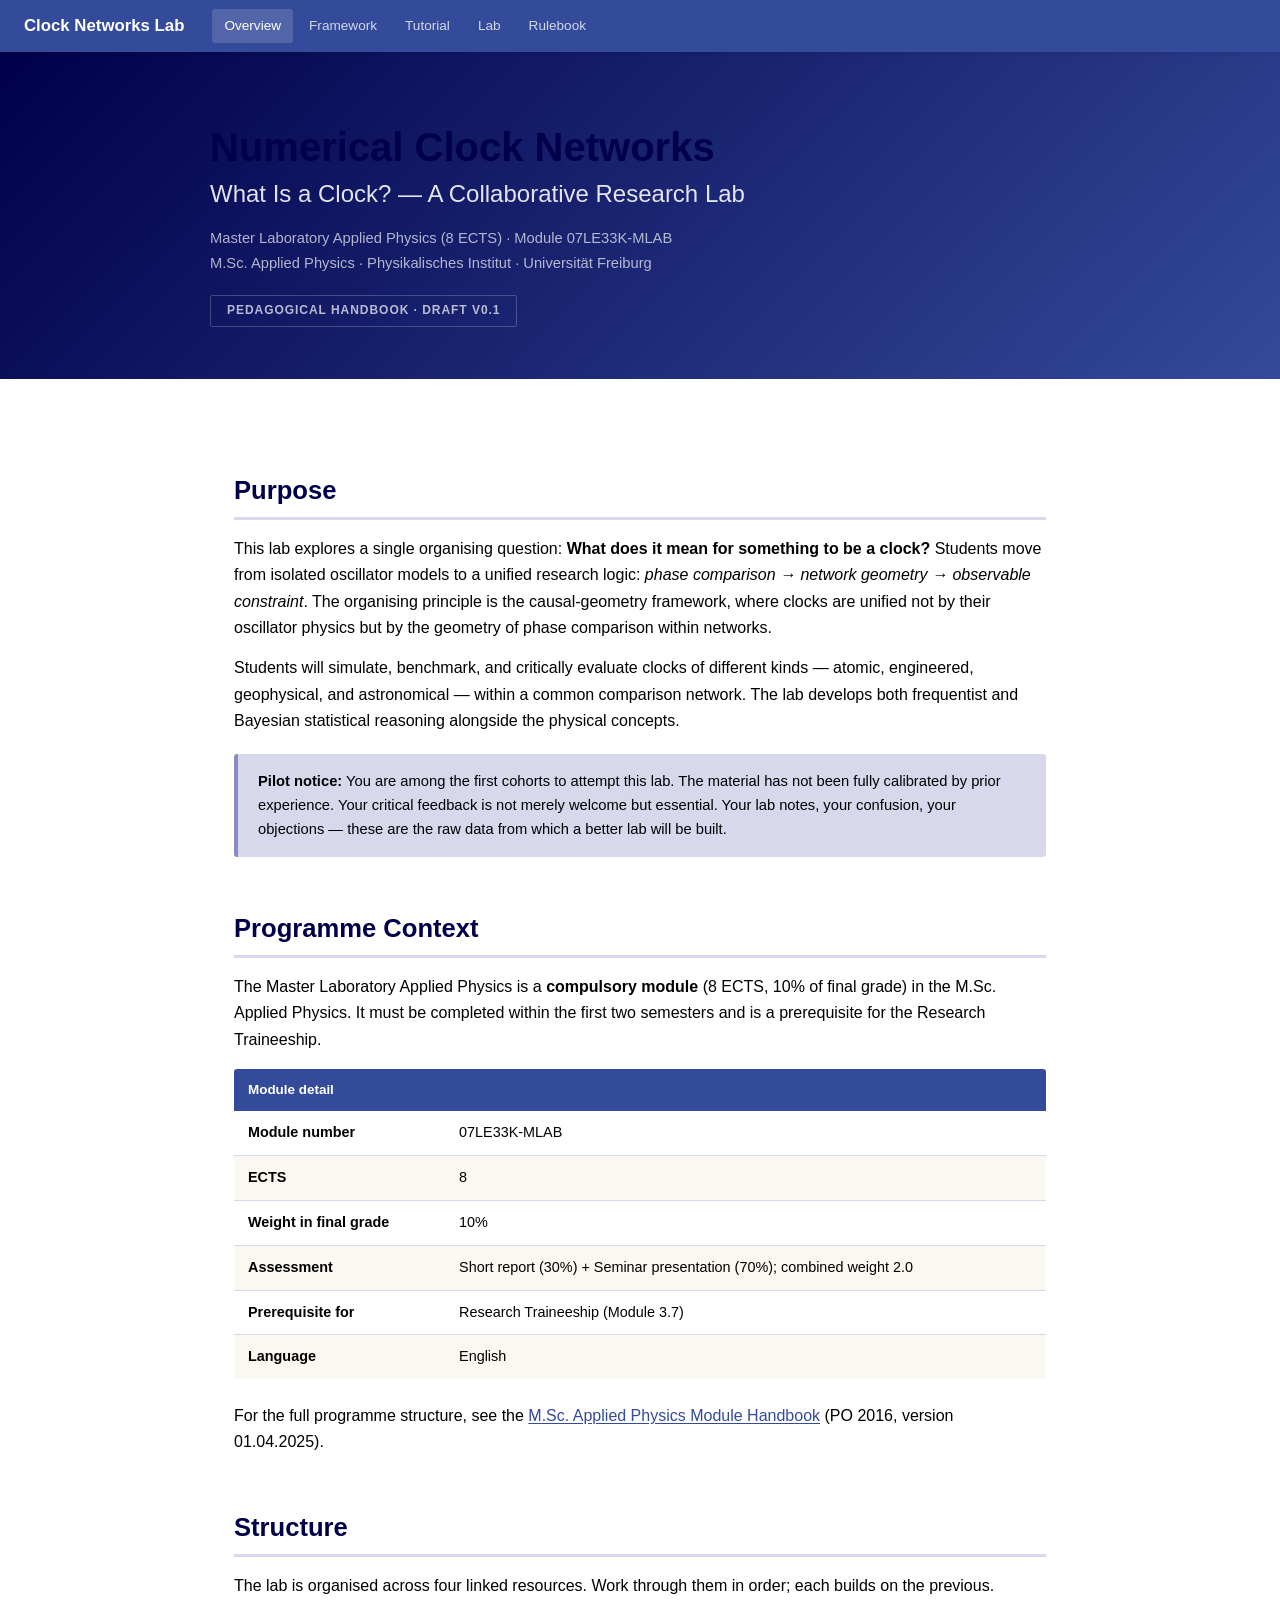
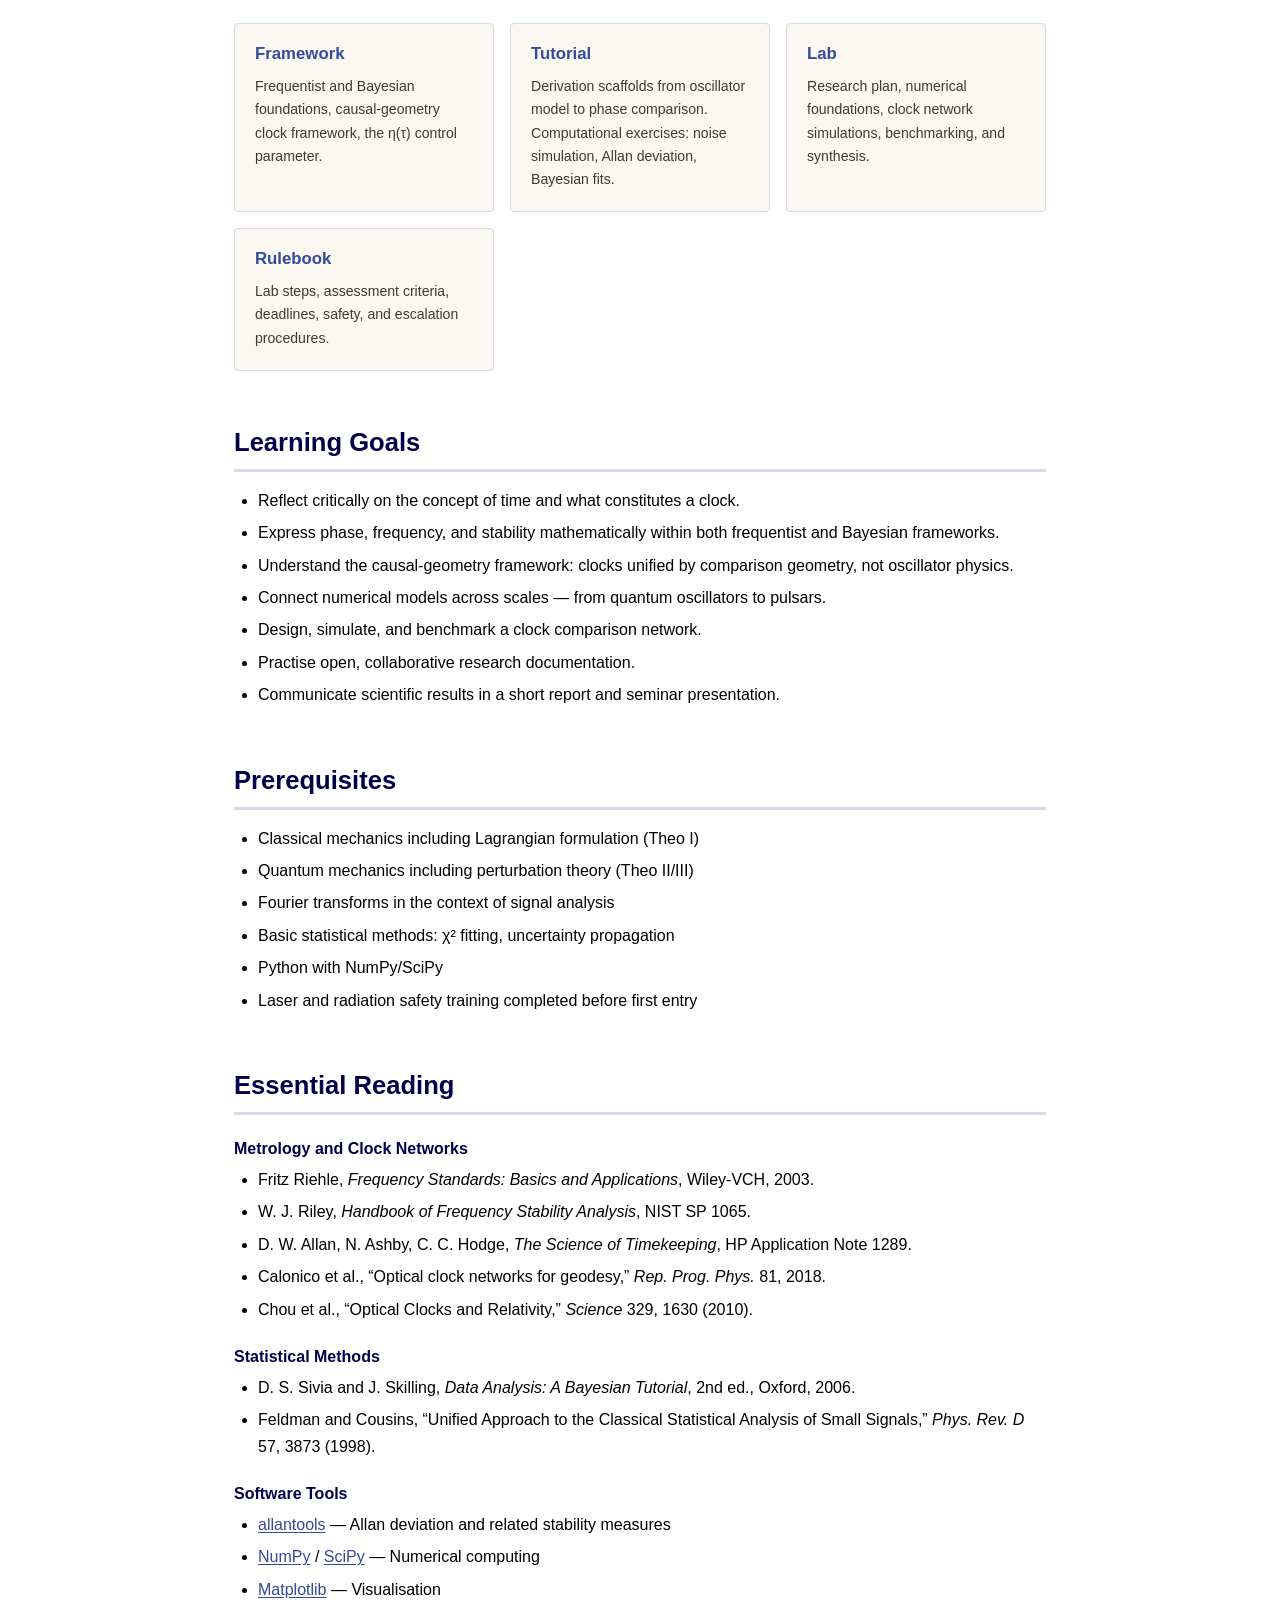
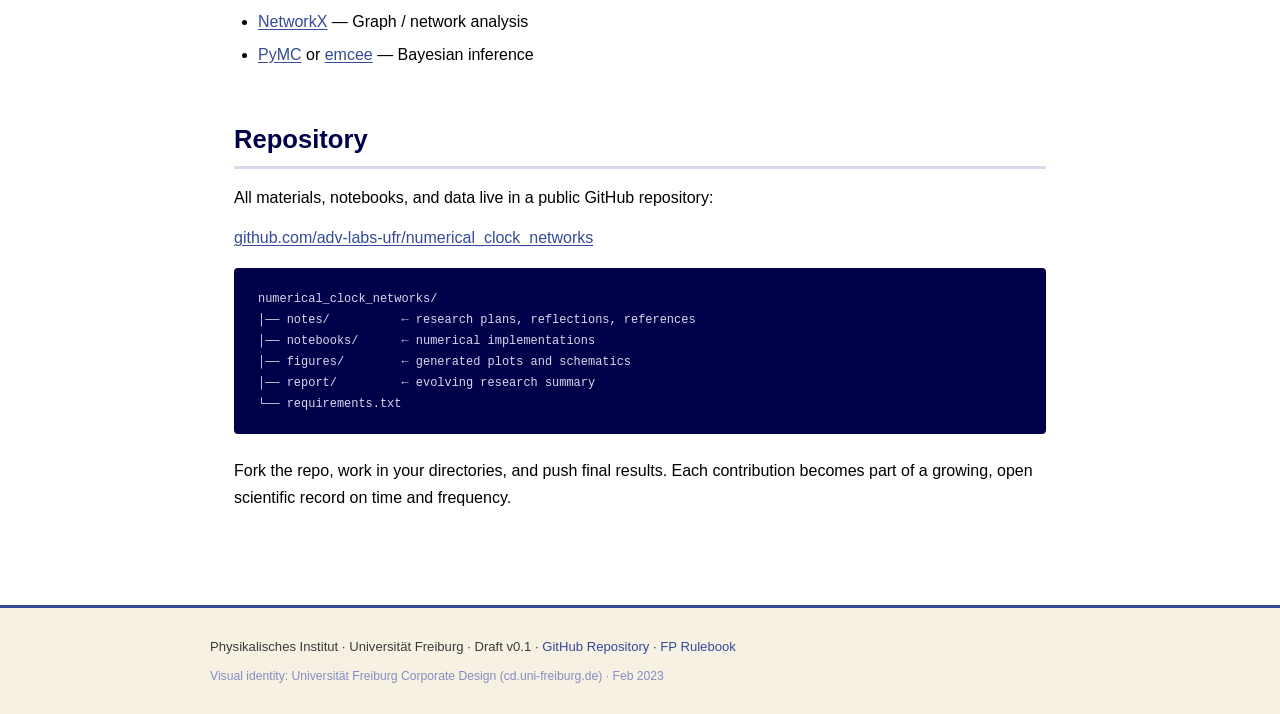
<file: Index.html>
<!DOCTYPE html>

<html lang="en">
<head>
  <meta charset="UTF-8">
  <meta name="viewport" content="width=device-width, initial-scale=1.0">
  <title>Numerical Clock Networks — Master Laboratory Applied Physics</title>
  <link rel="stylesheet" href="style.css">
</head>
<body>
<nav>
  <a class="nav-brand" href="index.html">Clock Networks Lab</a>
  <div class="nav-links">
    <a href="index.html" class="active">Overview</a>
    <a href="framework.html" >Framework</a>
    <a href="tutorial.html" >Tutorial</a>
    <a href="lab.html" >Lab</a>
    <a href="rulebook.html" >Rulebook</a>
  </div>
</nav>
<div class="hero">
  <div class="hero-inner">
    <h1>Numerical Clock Networks</h1>
    <div class="subtitle">What Is a Clock? &mdash; A Collaborative Research Lab</div>
    <div class="meta">
      Master Laboratory Applied Physics (8 ECTS) &middot; Module 07LE33K-MLAB<br>
      M.Sc. Applied Physics &middot; Physikalisches Institut &middot; Universit&auml;t Freiburg
    </div>
    <div class="draft-badge">Pedagogical Handbook &middot; Draft v0.1</div>
  </div>
</div>
<div class="container">

<h2 id="purpose">Purpose</h2>

<p>This lab explores a single organising question: <strong>What does it mean for something to be a clock?</strong> Students move from isolated oscillator models to a unified research logic: <em>phase comparison &rarr; network geometry &rarr; observable constraint</em>. The organising principle is the causal-geometry framework, where clocks are unified not by their oscillator physics but by the geometry of phase comparison within networks.</p>

<p>Students will simulate, benchmark, and critically evaluate clocks of different kinds &mdash; atomic, engineered, geophysical, and astronomical &mdash; within a common comparison network. The lab develops both frequentist and Bayesian statistical reasoning alongside the physical concepts.</p>

<div class="callout callout-note"><strong>Pilot notice:</strong> You are among the first cohorts to attempt this lab. The material has not been fully calibrated by prior experience. Your critical feedback is not merely welcome but essential. Your lab notes, your confusion, your objections &mdash; these are the raw data from which a better lab will be built.</div>

<h2 id="programme-context">Programme Context</h2>

<p>The Master Laboratory Applied Physics is a <strong>compulsory module</strong> (8 ECTS, 10% of final grade) in the M.Sc. Applied Physics. It must be completed within the first two semesters and is a prerequisite for the Research Traineeship.</p>

<table>
<thead><tr><th>Module detail</th><th></th></tr></thead>
<tbody>
<tr><td><strong>Module number</strong></td><td>07LE33K-MLAB</td></tr>
<tr><td><strong>ECTS</strong></td><td>8</td></tr>
<tr><td><strong>Weight in final grade</strong></td><td>10%</td></tr>
<tr><td><strong>Assessment</strong></td><td>Short report (30%) + Seminar presentation (70%); combined weight 2.0</td></tr>
<tr><td><strong>Prerequisite for</strong></td><td>Research Traineeship (Module 3.7)</td></tr>
<tr><td><strong>Language</strong></td><td>English</td></tr>
</tbody>
</table>

<p>For the full programme structure, see the <a href="https://www.studium.uni-freiburg.de/de/studienangebot/studienfaecher/modulhandbuecher/modulhandbuch-m-sc-applied-physics.pdf/at_download/file">M.Sc. Applied Physics Module Handbook</a> (PO 2016, version 01.04.2025).</p>

<h2 id="structure">Structure</h2>

<p>The lab is organised across four linked resources. Work through them in order; each builds on the previous.</p>

<div class="card-grid">
  <a class="card" href="framework.html">
    <h3>Framework</h3>
    <p>Frequentist and Bayesian foundations, causal-geometry clock framework, the &eta;(&tau;) control parameter.</p>
  </a>
  <a class="card" href="tutorial.html">
    <h3>Tutorial</h3>
    <p>Derivation scaffolds from oscillator model to phase comparison. Computational exercises: noise simulation, Allan deviation, Bayesian fits.</p>
  </a>
  <a class="card" href="lab.html">
    <h3>Lab</h3>
    <p>Research plan, numerical foundations, clock network simulations, benchmarking, and synthesis.</p>
  </a>
  <a class="card" href="rulebook.html">
    <h3>Rulebook</h3>
    <p>Lab steps, assessment criteria, deadlines, safety, and escalation procedures.</p>
  </a>
</div>

<h2 id="learning-goals">Learning Goals</h2>

<ul>
  <li>Reflect critically on the concept of time and what constitutes a clock.</li>
  <li>Express phase, frequency, and stability mathematically within both frequentist and Bayesian frameworks.</li>
  <li>Understand the causal-geometry framework: clocks unified by comparison geometry, not oscillator physics.</li>
  <li>Connect numerical models across scales &mdash; from quantum oscillators to pulsars.</li>
  <li>Design, simulate, and benchmark a clock comparison network.</li>
  <li>Practise open, collaborative research documentation.</li>
  <li>Communicate scientific results in a short report and seminar presentation.</li>
</ul>

<h2 id="prerequisites">Prerequisites</h2>

<ul>
  <li>Classical mechanics including Lagrangian formulation (Theo I)</li>
  <li>Quantum mechanics including perturbation theory (Theo II/III)</li>
  <li>Fourier transforms in the context of signal analysis</li>
  <li>Basic statistical methods: &chi;&sup2; fitting, uncertainty propagation</li>
  <li>Python with NumPy/SciPy</li>
  <li>Laser and radiation safety training completed before first entry</li>
</ul>

<h2 id="references">Essential Reading</h2>

<h4>Metrology and Clock Networks</h4>
<ul>
  <li>Fritz Riehle, <em>Frequency Standards: Basics and Applications</em>, Wiley-VCH, 2003.</li>
  <li>W. J. Riley, <em>Handbook of Frequency Stability Analysis</em>, NIST SP 1065.</li>
  <li>D. W. Allan, N. Ashby, C. C. Hodge, <em>The Science of Timekeeping</em>, HP Application Note 1289.</li>
  <li>Calonico et al., &ldquo;Optical clock networks for geodesy,&rdquo; <em>Rep. Prog. Phys.</em> 81, 2018.</li>
  <li>Chou et al., &ldquo;Optical Clocks and Relativity,&rdquo; <em>Science</em> 329, 1630 (2010).</li>
</ul>

<h4>Statistical Methods</h4>
<ul>
  <li>D. S. Sivia and J. Skilling, <em>Data Analysis: A Bayesian Tutorial</em>, 2nd ed., Oxford, 2006.</li>
  <li>Feldman and Cousins, &ldquo;Unified Approach to the Classical Statistical Analysis of Small Signals,&rdquo; <em>Phys. Rev. D</em> 57, 3873 (1998).</li>
</ul>

<h4>Software Tools</h4>
<ul>
  <li><a href="https://pypi.org/project/allantools/">allantools</a> &mdash; Allan deviation and related stability measures</li>
  <li><a href="https://numpy.org/">NumPy</a> / <a href="https://www.scipy.org/">SciPy</a> &mdash; Numerical computing</li>
  <li><a href="https://matplotlib.org/">Matplotlib</a> &mdash; Visualisation</li>
  <li><a href="https://networkx.org/">NetworkX</a> &mdash; Graph / network analysis</li>
  <li><a href="https://www.pymc.io/">PyMC</a> or <a href="https://emcee.readthedocs.io/">emcee</a> &mdash; Bayesian inference</li>
</ul>

<h2 id="repository">Repository</h2>

<p>All materials, notebooks, and data live in a public GitHub repository:</p>

<p><a href="https://github.com/adv-labs-ufr/numerical_clock_networks">github.com/adv-labs-ufr/numerical_clock_networks</a></p>

<pre><code>numerical_clock_networks/
&boxv;&boxh;&boxh; notes/          &larr; research plans, reflections, references
&boxv;&boxh;&boxh; notebooks/      &larr; numerical implementations
&boxv;&boxh;&boxh; figures/        &larr; generated plots and schematics
&boxv;&boxh;&boxh; report/         &larr; evolving research summary
&boxur;&boxh;&boxh; requirements.txt</code></pre>

<p>Fork the repo, work in your directories, and push final results. Each contribution becomes part of a growing, open scientific record on time and frequency.</p>

</div>
<footer>
  <div class="footer-inner">
    Physikalisches Institut &middot; Universit&auml;t Freiburg &middot; Draft v0.1 &middot;
    <a href="https://github.com/adv-labs-ufr/numerical_clock_networks">GitHub Repository</a> &middot;
    <a href="rulebook.html">FP Rulebook</a>
    <div class="footer-cd-note">Visual identity: Universit&auml;t Freiburg Corporate Design (cd.uni-freiburg.de) &middot; Feb 2023</div>
  </div>
</footer>
</body>
</html>
</file>
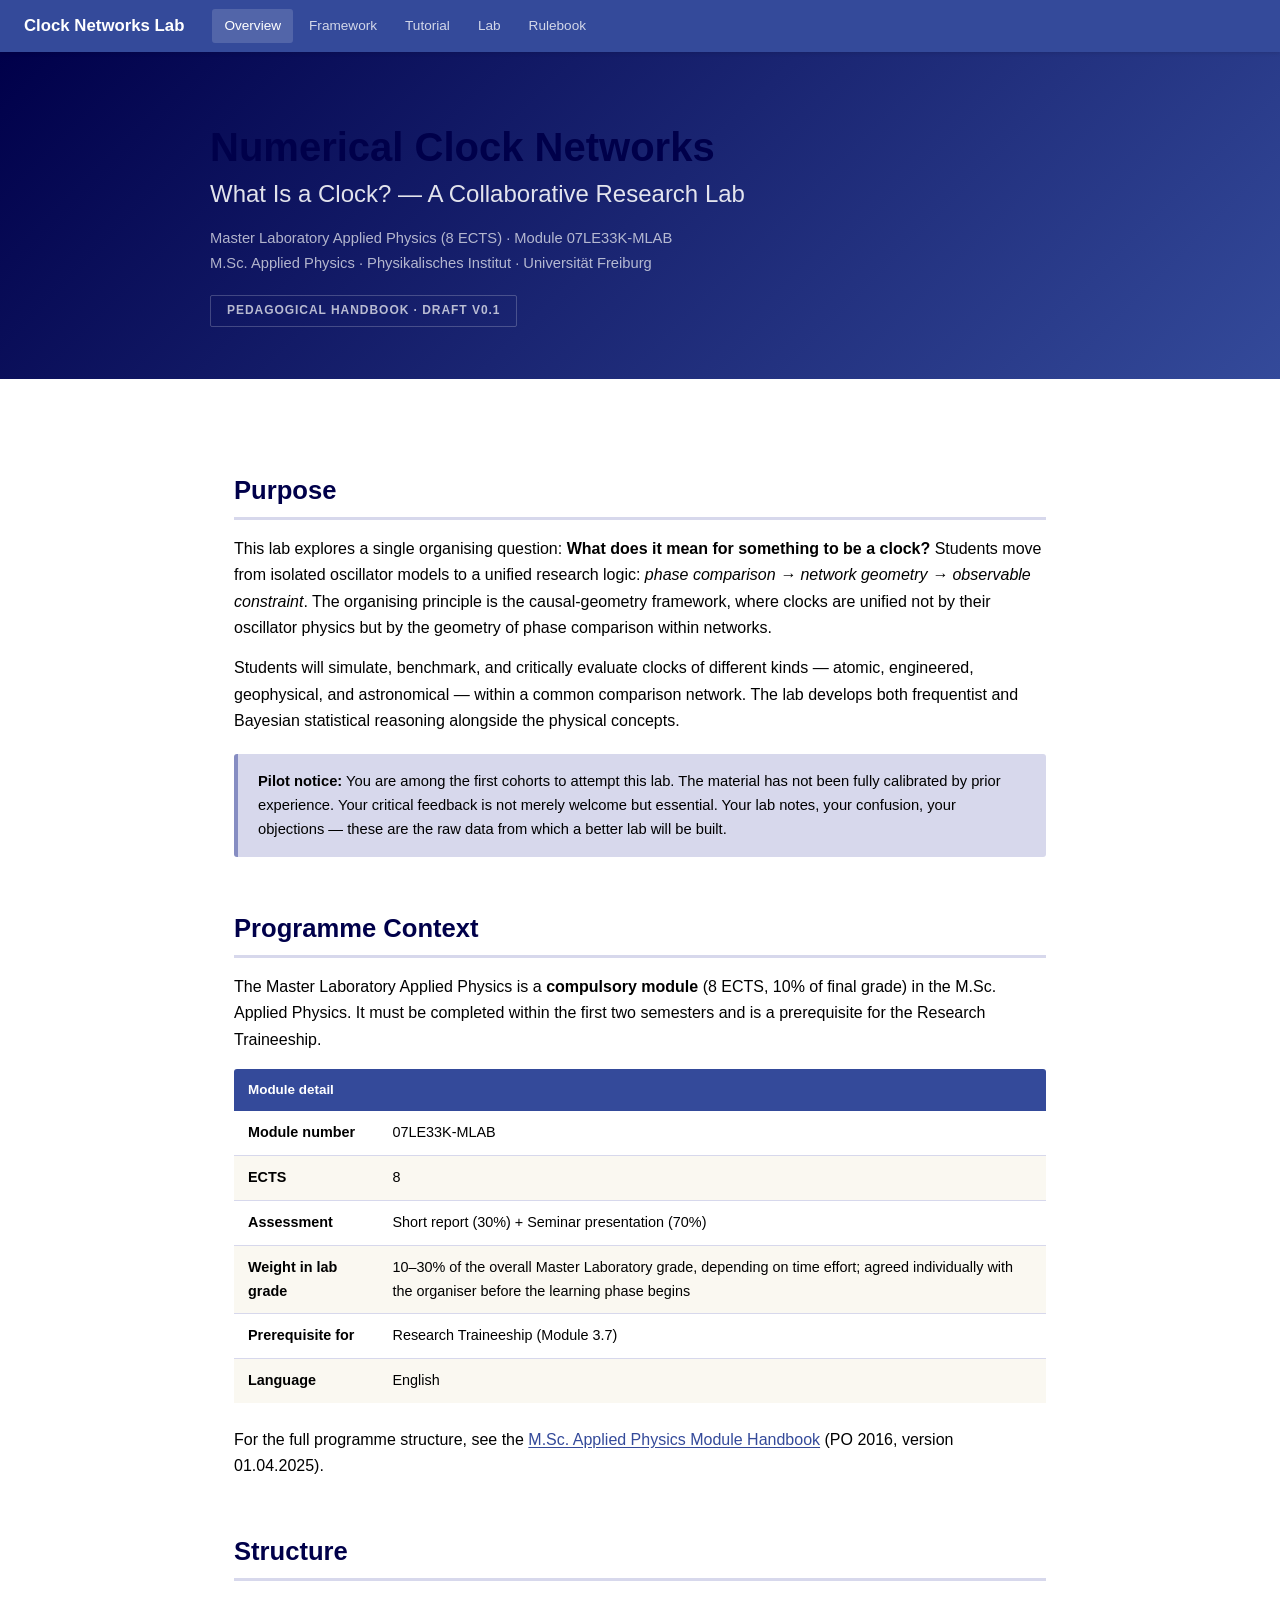
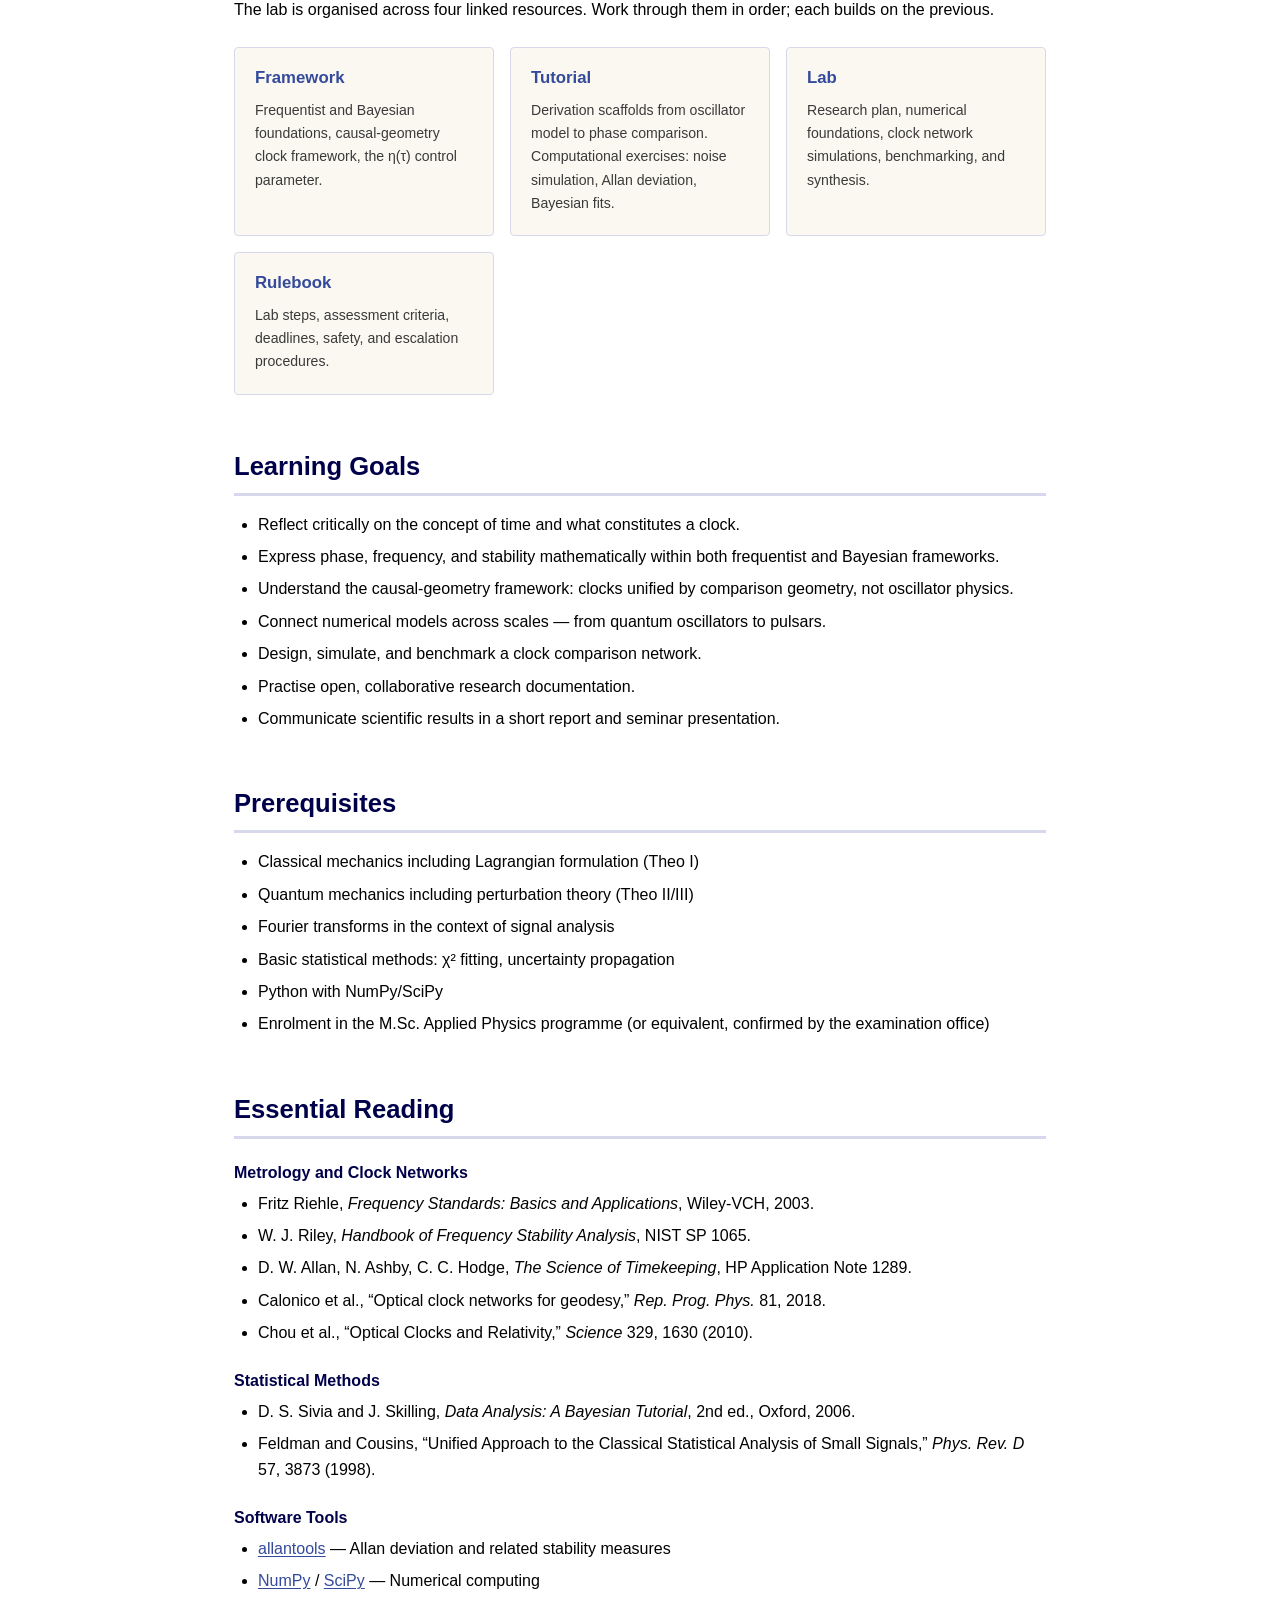
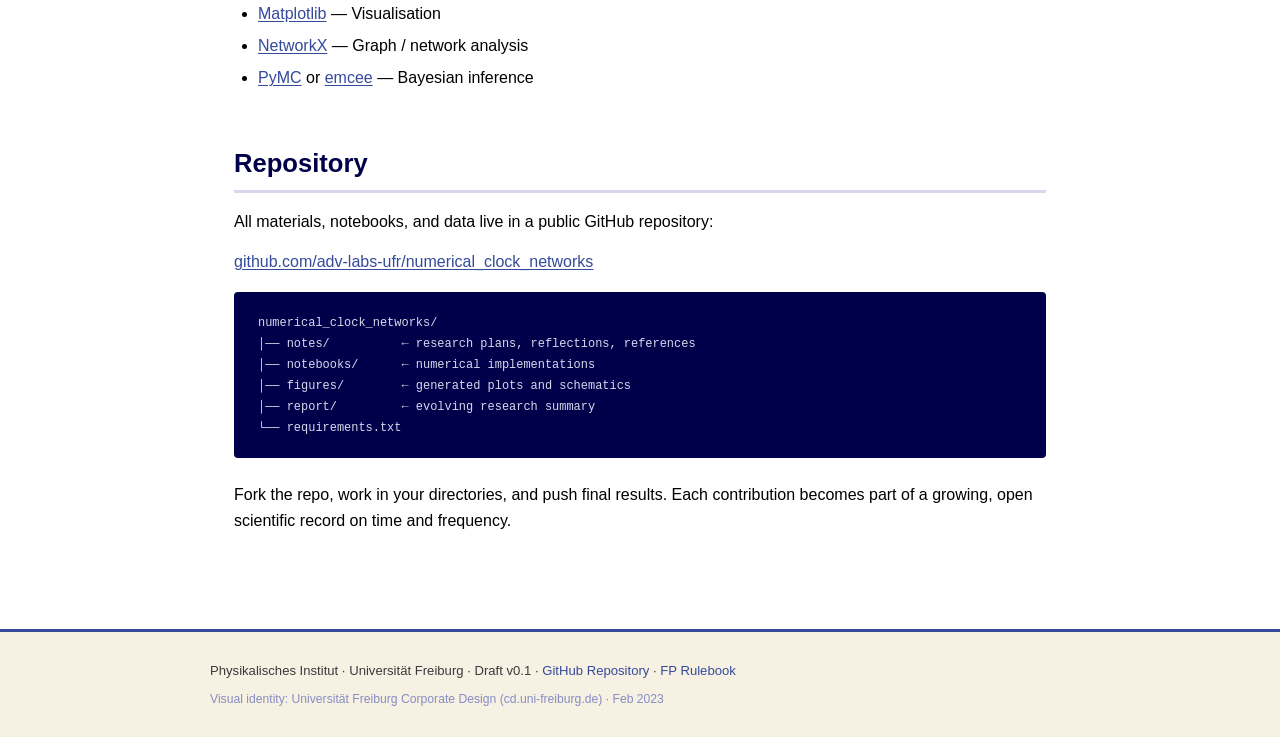
<file: index.html>
<!DOCTYPE html>
<html lang="en">
<head>
  <meta charset="UTF-8">
  <meta name="viewport" content="width=device-width, initial-scale=1.0">
  <title>Numerical Clock Networks — Master Laboratory Applied Physics</title>
  <link rel="stylesheet" href="style.css">
</head>
<body>
<nav>
  <a class="nav-brand" href="index.html">Clock Networks Lab</a>
  <div class="nav-links">
    <a href="index.html" class="active">Overview</a>
    <a href="framework.html" >Framework</a>
    <a href="tutorial.html" >Tutorial</a>
    <a href="lab.html" >Lab</a>
    <a href="rulebook.html" >Rulebook</a>
  </div>
</nav>
<div class="hero">
  <div class="hero-inner">
    <h1>Numerical Clock Networks</h1>
    <div class="subtitle">What Is a Clock? &mdash; A Collaborative Research Lab</div>
    <div class="meta">
      Master Laboratory Applied Physics (8 ECTS) &middot; Module 07LE33K-MLAB<br>
      M.Sc. Applied Physics &middot; Physikalisches Institut &middot; Universit&auml;t Freiburg
    </div>
    <div class="draft-badge">Pedagogical Handbook &middot; Draft v0.1</div>
  </div>
</div>
<div class="container">

<h2 id="purpose">Purpose</h2>

<p>This lab explores a single organising question: <strong>What does it mean for something to be a clock?</strong> Students move from isolated oscillator models to a unified research logic: <em>phase comparison &rarr; network geometry &rarr; observable constraint</em>. The organising principle is the causal-geometry framework, where clocks are unified not by their oscillator physics but by the geometry of phase comparison within networks.</p>

<p>Students will simulate, benchmark, and critically evaluate clocks of different kinds &mdash; atomic, engineered, geophysical, and astronomical &mdash; within a common comparison network. The lab develops both frequentist and Bayesian statistical reasoning alongside the physical concepts.</p>

<div class="callout callout-note"><strong>Pilot notice:</strong> You are among the first cohorts to attempt this lab. The material has not been fully calibrated by prior experience. Your critical feedback is not merely welcome but essential. Your lab notes, your confusion, your objections &mdash; these are the raw data from which a better lab will be built.</div>

<h2 id="programme-context">Programme Context</h2>

<p>The Master Laboratory Applied Physics is a <strong>compulsory module</strong> (8 ECTS, 10% of final grade) in the M.Sc. Applied Physics. It must be completed within the first two semesters and is a prerequisite for the Research Traineeship.</p>

<table>
<thead><tr><th>Module detail</th><th></th></tr></thead>
<tbody>
<tr><td><strong>Module number</strong></td><td>07LE33K-MLAB</td></tr>
<tr><td><strong>ECTS</strong></td><td>8</td></tr>

<tr><td><strong>Assessment</strong></td><td>Short report (30%) + Seminar presentation (70%)</td></tr>
<tr><td><strong>Weight in lab grade</strong></td><td>10&ndash;30% of the overall Master Laboratory grade, depending on time effort; agreed individually with the organiser before the learning phase begins</td></tr>
<tr><td><strong>Prerequisite for</strong></td><td>Research Traineeship (Module 3.7)</td></tr>
<tr><td><strong>Language</strong></td><td>English</td></tr>
</tbody>
</table>

<p>For the full programme structure, see the <a href="https://www.studium.uni-freiburg.de/de/studienangebot/studienfaecher/modulhandbuecher/modulhandbuch-m-sc-applied-physics.pdf/at_download/file">M.Sc. Applied Physics Module Handbook</a> (PO 2016, version 01.04.2025).</p>

<h2 id="structure">Structure</h2>

<p>The lab is organised across four linked resources. Work through them in order; each builds on the previous.</p>

<div class="card-grid">
  <a class="card" href="framework.html">
    <h3>Framework</h3>
    <p>Frequentist and Bayesian foundations, causal-geometry clock framework, the &eta;(&tau;) control parameter.</p>
  </a>
  <a class="card" href="tutorial.html">
    <h3>Tutorial</h3>
    <p>Derivation scaffolds from oscillator model to phase comparison. Computational exercises: noise simulation, Allan deviation, Bayesian fits.</p>
  </a>
  <a class="card" href="lab.html">
    <h3>Lab</h3>
    <p>Research plan, numerical foundations, clock network simulations, benchmarking, and synthesis.</p>
  </a>
  <a class="card" href="rulebook.html">
    <h3>Rulebook</h3>
    <p>Lab steps, assessment criteria, deadlines, safety, and escalation procedures.</p>
  </a>
</div>

<h2 id="learning-goals">Learning Goals</h2>

<ul>
  <li>Reflect critically on the concept of time and what constitutes a clock.</li>
  <li>Express phase, frequency, and stability mathematically within both frequentist and Bayesian frameworks.</li>
  <li>Understand the causal-geometry framework: clocks unified by comparison geometry, not oscillator physics.</li>
  <li>Connect numerical models across scales &mdash; from quantum oscillators to pulsars.</li>
  <li>Design, simulate, and benchmark a clock comparison network.</li>
  <li>Practise open, collaborative research documentation.</li>
  <li>Communicate scientific results in a short report and seminar presentation.</li>
</ul>

<h2 id="prerequisites">Prerequisites</h2>

<ul>
  <li>Classical mechanics including Lagrangian formulation (Theo I)</li>
  <li>Quantum mechanics including perturbation theory (Theo II/III)</li>
  <li>Fourier transforms in the context of signal analysis</li>
  <li>Basic statistical methods: &chi;&sup2; fitting, uncertainty propagation</li>
  <li>Python with NumPy/SciPy</li>
  <li>Enrolment in the M.Sc. Applied Physics programme (or equivalent, confirmed by the examination office)</li>
</ul>

<h2 id="references">Essential Reading</h2>

<h4>Metrology and Clock Networks</h4>
<ul>
  <li>Fritz Riehle, <em>Frequency Standards: Basics and Applications</em>, Wiley-VCH, 2003.</li>
  <li>W. J. Riley, <em>Handbook of Frequency Stability Analysis</em>, NIST SP 1065.</li>
  <li>D. W. Allan, N. Ashby, C. C. Hodge, <em>The Science of Timekeeping</em>, HP Application Note 1289.</li>
  <li>Calonico et al., &ldquo;Optical clock networks for geodesy,&rdquo; <em>Rep. Prog. Phys.</em> 81, 2018.</li>
  <li>Chou et al., &ldquo;Optical Clocks and Relativity,&rdquo; <em>Science</em> 329, 1630 (2010).</li>
</ul>

<h4>Statistical Methods</h4>
<ul>
  <li>D. S. Sivia and J. Skilling, <em>Data Analysis: A Bayesian Tutorial</em>, 2nd ed., Oxford, 2006.</li>
  <li>Feldman and Cousins, &ldquo;Unified Approach to the Classical Statistical Analysis of Small Signals,&rdquo; <em>Phys. Rev. D</em> 57, 3873 (1998).</li>
</ul>

<h4>Software Tools</h4>
<ul>
  <li><a href="https://pypi.org/project/allantools/">allantools</a> &mdash; Allan deviation and related stability measures</li>
  <li><a href="https://numpy.org/">NumPy</a> / <a href="https://www.scipy.org/">SciPy</a> &mdash; Numerical computing</li>
  <li><a href="https://matplotlib.org/">Matplotlib</a> &mdash; Visualisation</li>
  <li><a href="https://networkx.org/">NetworkX</a> &mdash; Graph / network analysis</li>
  <li><a href="https://www.pymc.io/">PyMC</a> or <a href="https://emcee.readthedocs.io/">emcee</a> &mdash; Bayesian inference</li>
</ul>

<h2 id="repository">Repository</h2>

<p>All materials, notebooks, and data live in a public GitHub repository:</p>

<p><a href="https://github.com/adv-labs-ufr/numerical_clock_networks">github.com/adv-labs-ufr/numerical_clock_networks</a></p>

<pre><code>numerical_clock_networks/
&boxv;&boxh;&boxh; notes/          &larr; research plans, reflections, references
&boxv;&boxh;&boxh; notebooks/      &larr; numerical implementations
&boxv;&boxh;&boxh; figures/        &larr; generated plots and schematics
&boxv;&boxh;&boxh; report/         &larr; evolving research summary
&boxur;&boxh;&boxh; requirements.txt</code></pre>

<p>Fork the repo, work in your directories, and push final results. Each contribution becomes part of a growing, open scientific record on time and frequency.</p>

</div>
<footer>
  <div class="footer-inner">
    Physikalisches Institut &middot; Universit&auml;t Freiburg &middot; Draft v0.1 &middot;
    <a href="https://github.com/adv-labs-ufr/numerical_clock_networks">GitHub Repository</a> &middot;
    <a href="rulebook.html">FP Rulebook</a>
    <div class="footer-cd-note">Visual identity: Universit&auml;t Freiburg Corporate Design (cd.uni-freiburg.de) &middot; Feb 2023</div>
  </div>
</footer>
</body>
</html>
</file>
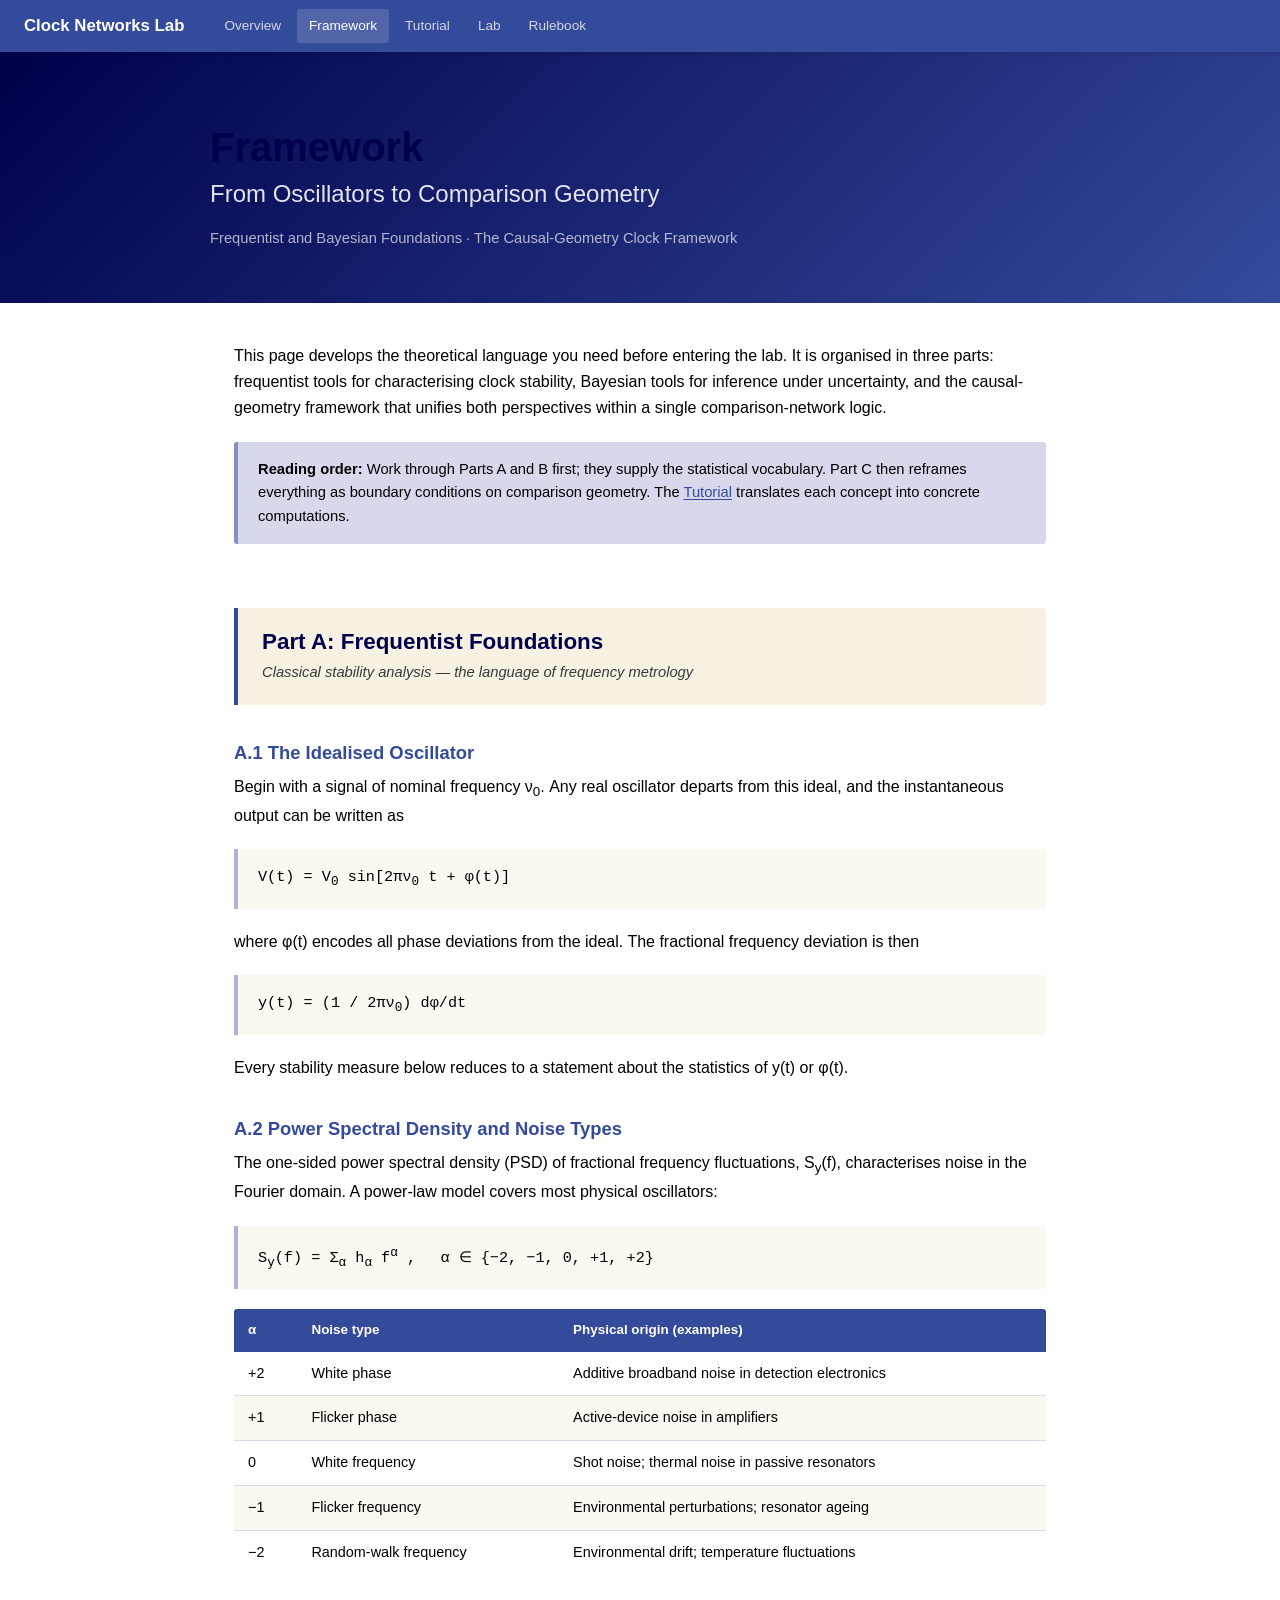
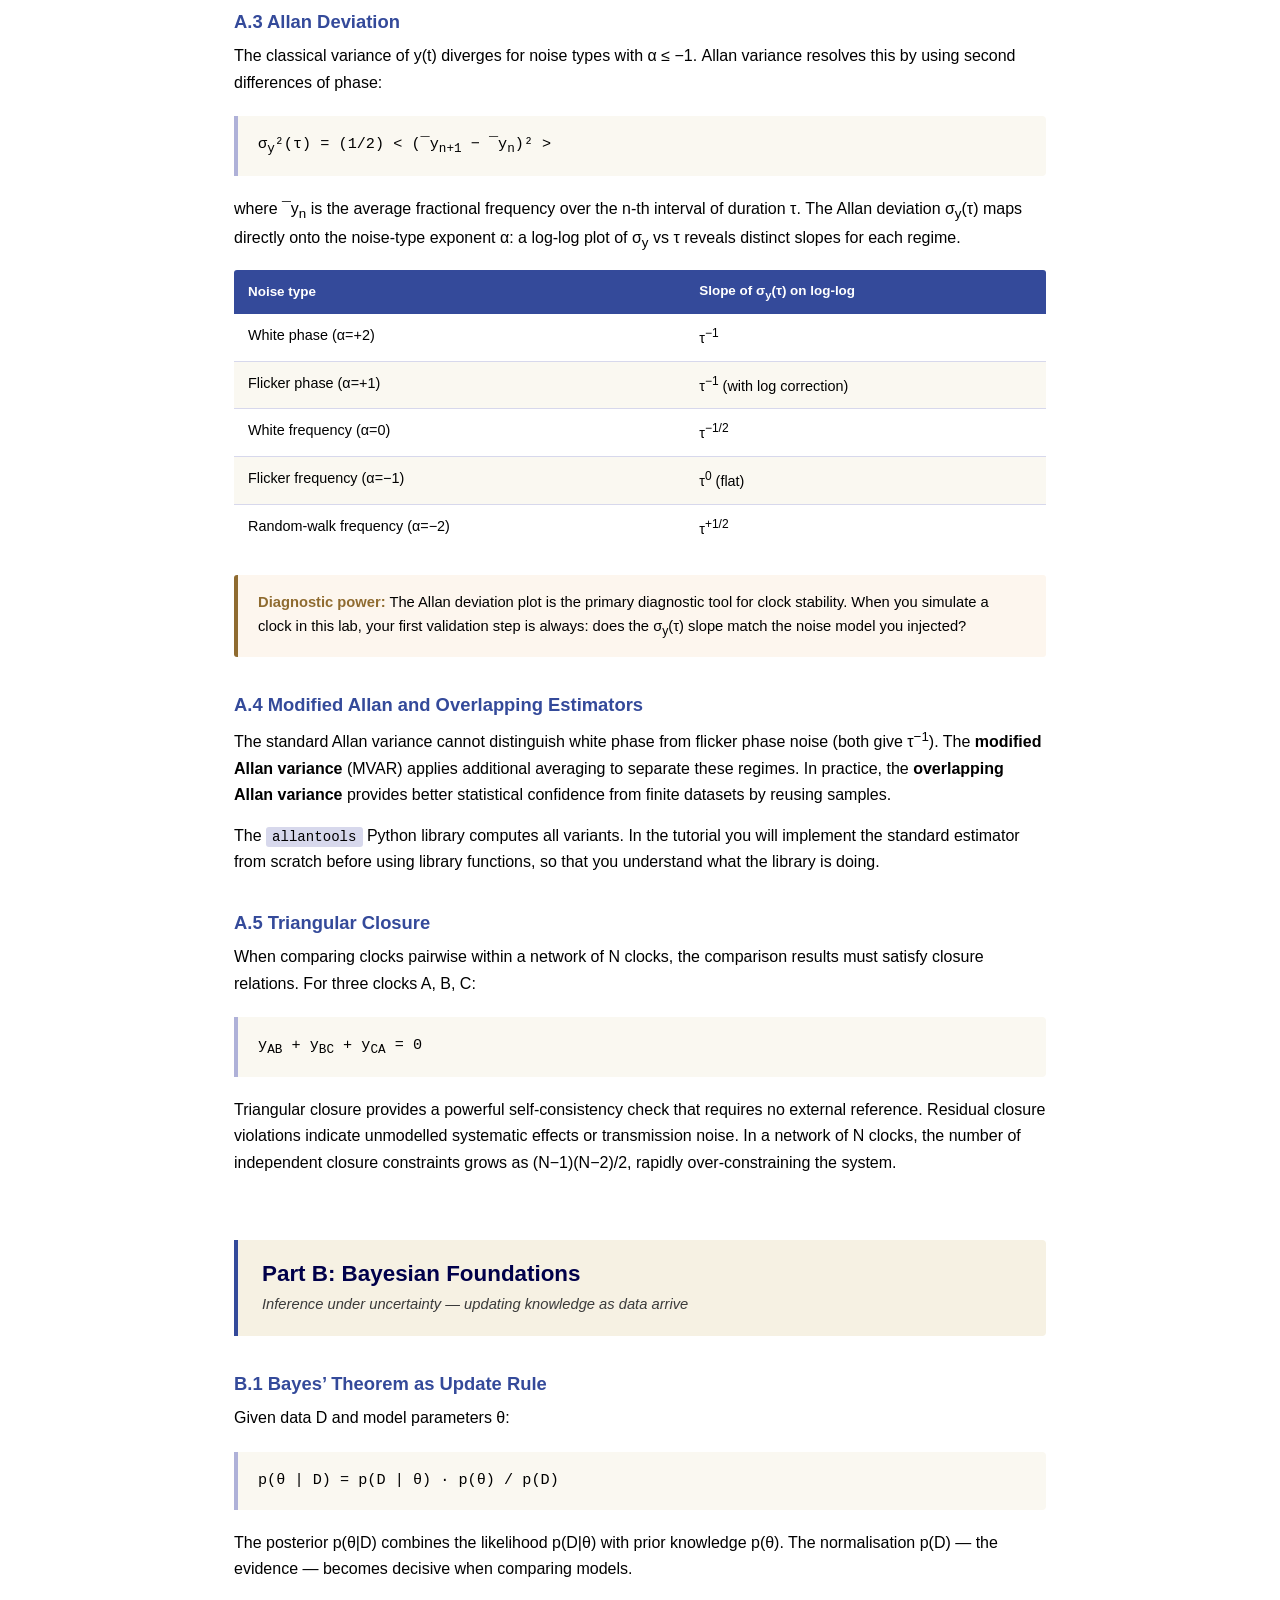
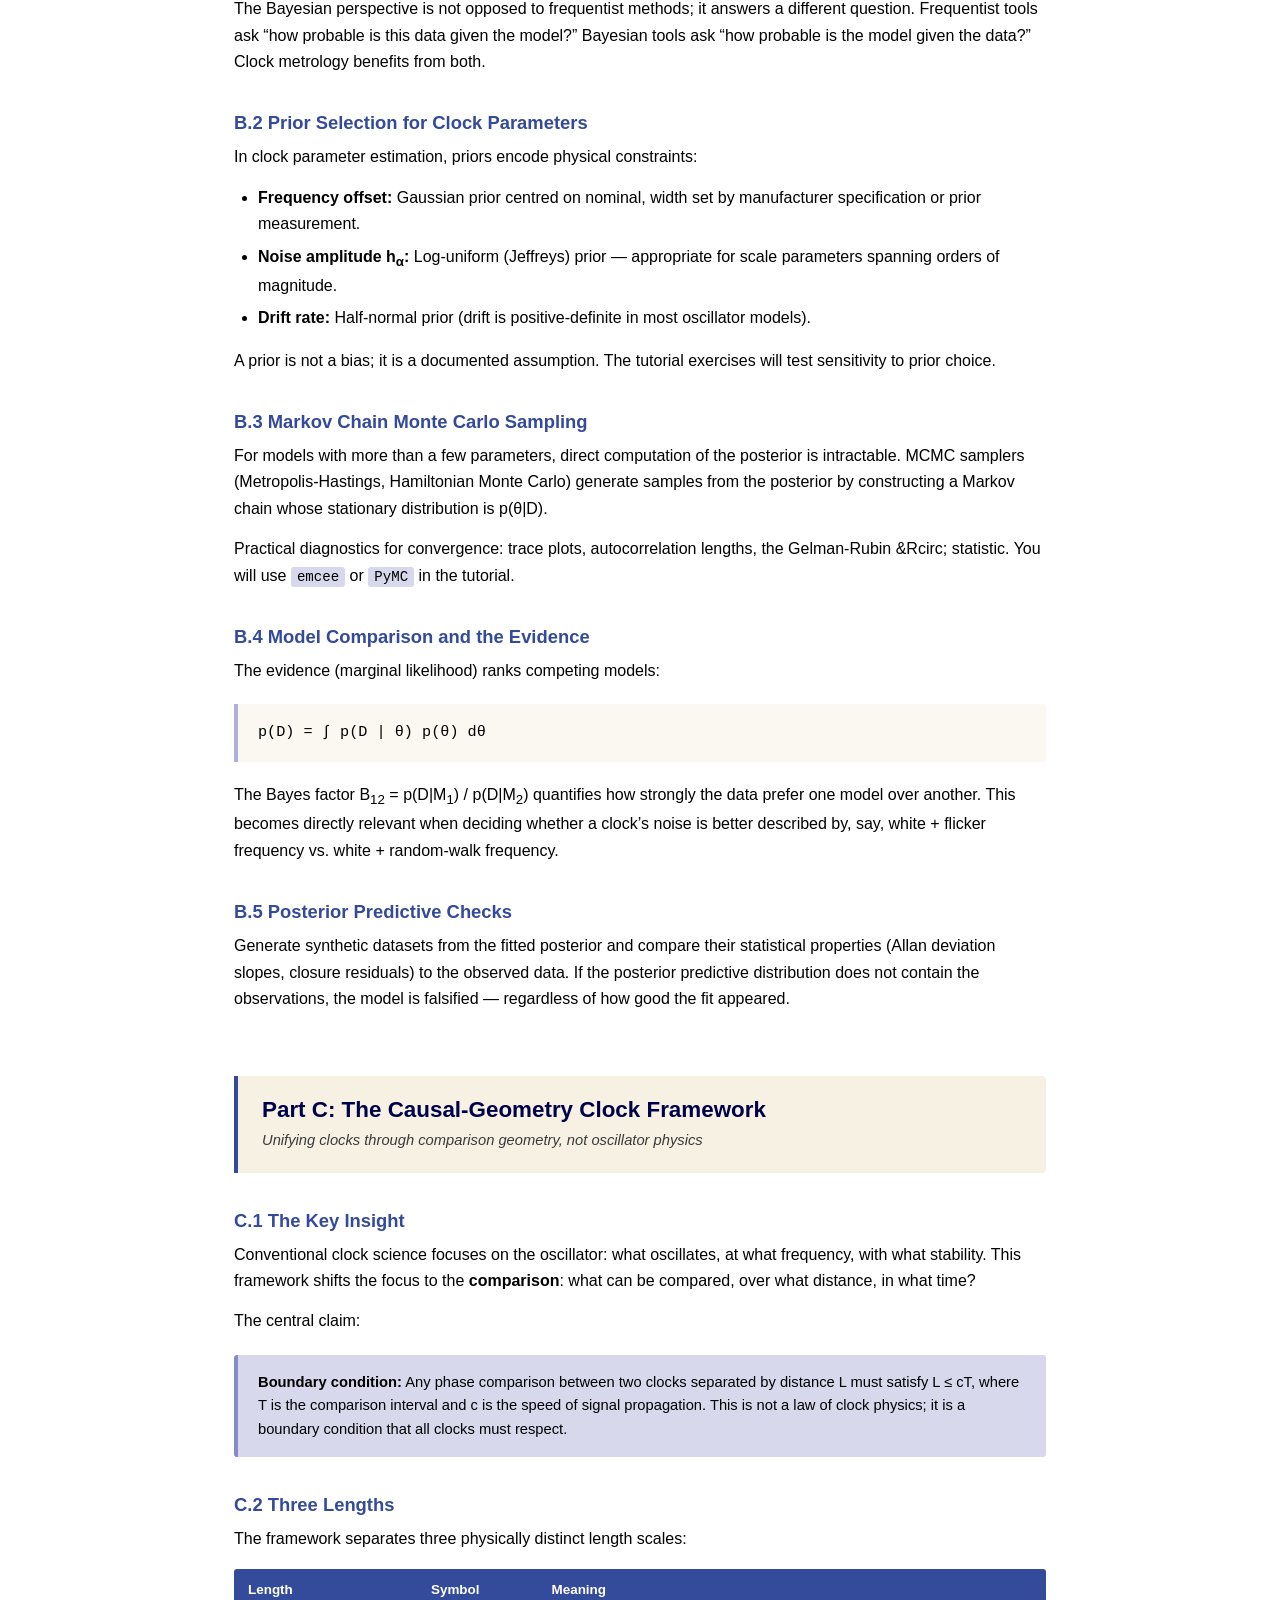
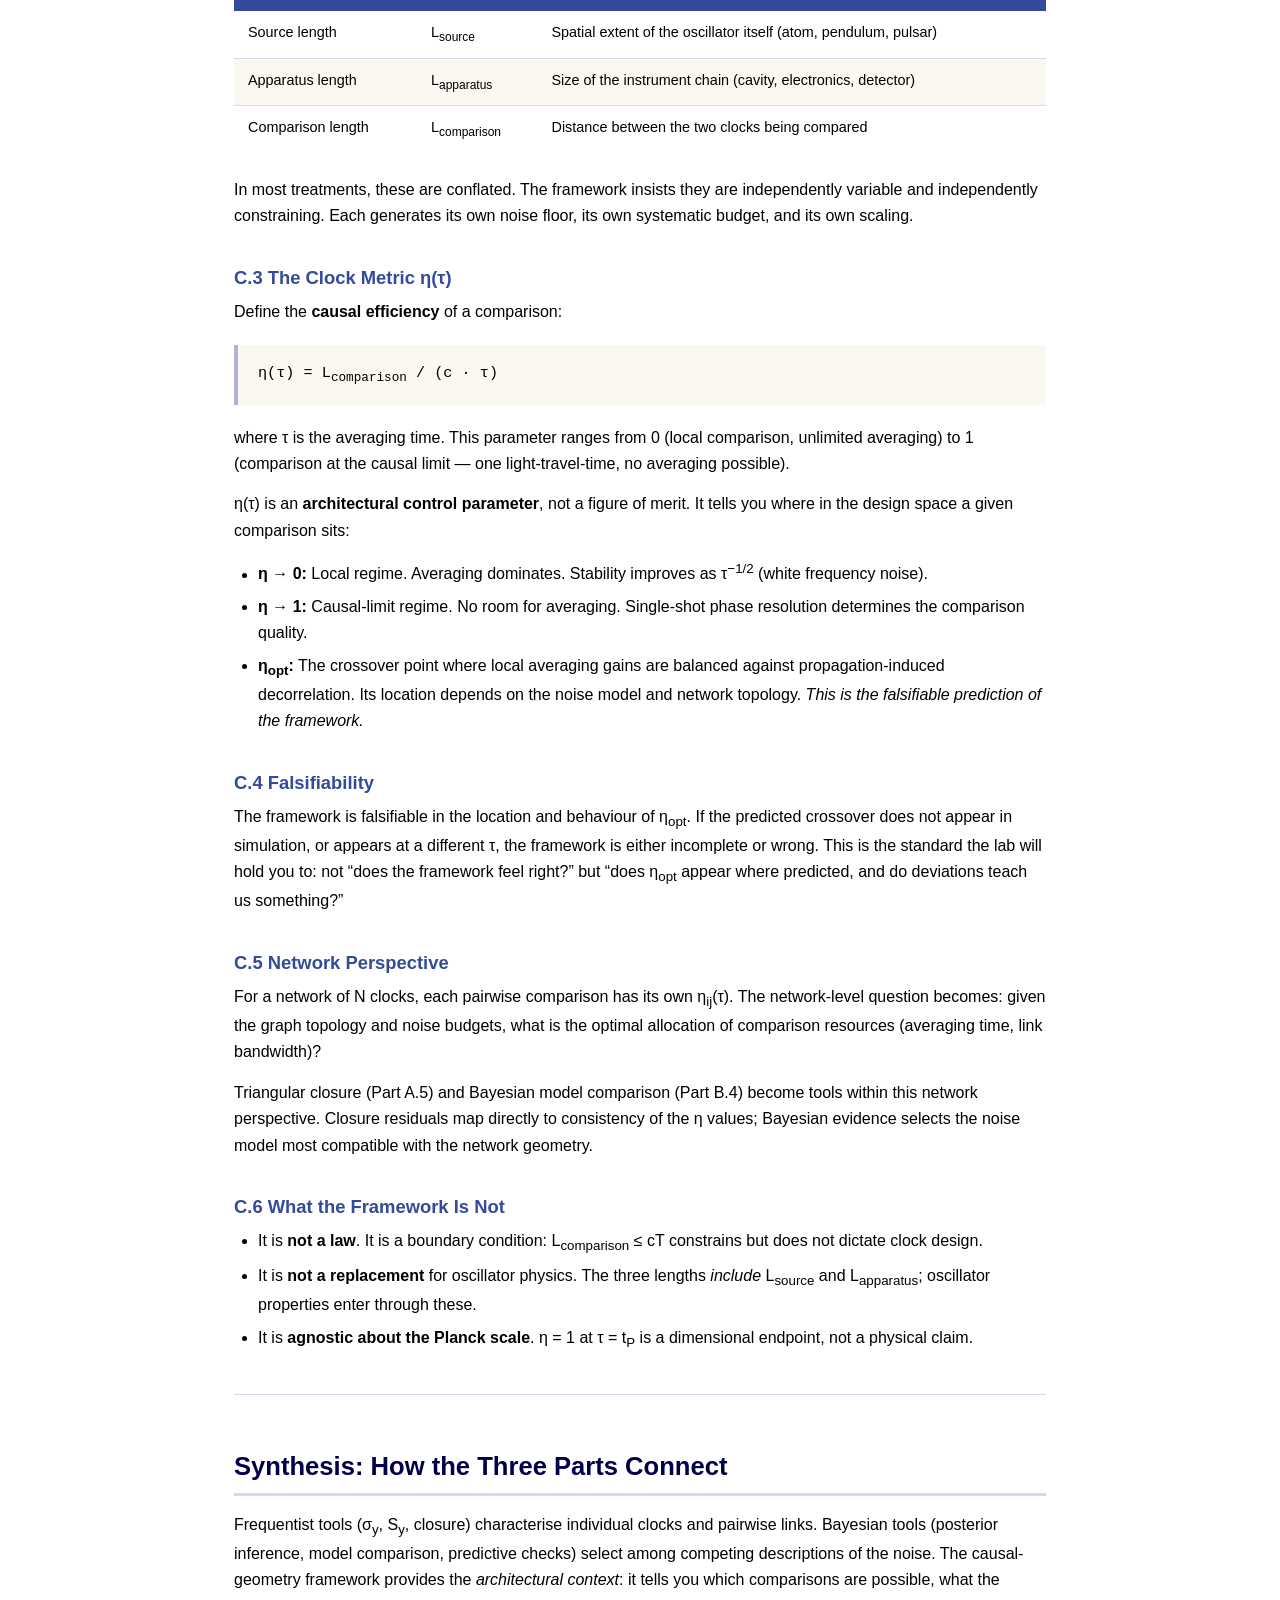
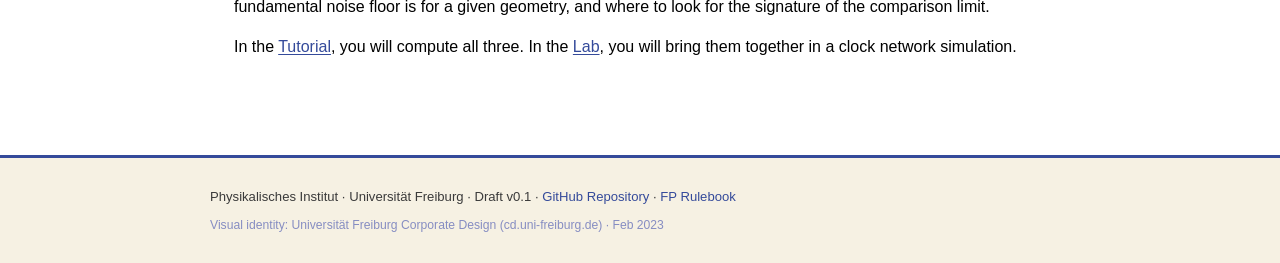
<file: framework.html>
<!DOCTYPE html>
<html lang="en">
<head>
  <meta charset="UTF-8">
  <meta name="viewport" content="width=device-width, initial-scale=1.0">
  <title>Framework — Numerical Clock Networks</title>
  <link rel="stylesheet" href="style.css">
</head>
<body>
<nav>
  <a class="nav-brand" href="index.html">Clock Networks Lab</a>
  <div class="nav-links"><a href="index.html">Overview</a> <a href="framework.html" class="active">Framework</a> <a href="tutorial.html">Tutorial</a> <a href="lab.html">Lab</a> <a href="rulebook.html">Rulebook</a></div>
</nav>
<div class="hero">
  <div class="hero-inner">
    <h1>Framework</h1>
    <div class="subtitle">From Oscillators to Comparison Geometry</div>
    <div class="meta">Frequentist and Bayesian Foundations &middot; The Causal-Geometry Clock Framework</div>
  </div>
</div>
<div class="container">

<p>This page develops the theoretical language you need before entering the lab. It is organised in three parts: frequentist tools for characterising clock stability, Bayesian tools for inference under uncertainty, and the causal-geometry framework that unifies both perspectives within a single comparison-network logic.</p>

<div class="callout callout-note"><strong>Reading order:</strong> Work through Parts A and B first; they supply the statistical vocabulary. Part C then reframes everything as boundary conditions on comparison geometry. The <a href="tutorial.html">Tutorial</a> translates each concept into concrete computations.</div>

<!-- ─────────────── PART A ─────────────── -->
<div class="part-divider" id="frequentist">
<h2>Part A: Frequentist Foundations</h2>
<p>Classical stability analysis &mdash; the language of frequency metrology</p>
</div>

<h3 id="fa-oscillator">A.1 The Idealised Oscillator</h3>
<p>Begin with a signal of nominal frequency &nu;<sub>0</sub>. Any real oscillator departs from this ideal, and the instantaneous output can be written as</p>
<div class="math-block">V(t) = V<sub>0</sub> sin[2&pi;&nu;<sub>0</sub> t + &phi;(t)]</div>
<p>where &phi;(t) encodes all phase deviations from the ideal. The fractional frequency deviation is then</p>
<div class="math-block">y(t) = (1 / 2&pi;&nu;<sub>0</sub>) d&phi;/dt</div>
<p>Every stability measure below reduces to a statement about the statistics of y(t) or &phi;(t).</p>

<h3 id="fa-psd">A.2 Power Spectral Density and Noise Types</h3>
<p>The one-sided power spectral density (PSD) of fractional frequency fluctuations, S<sub>y</sub>(f), characterises noise in the Fourier domain. A power-law model covers most physical oscillators:</p>
<div class="math-block">S<sub>y</sub>(f) = &Sigma;<sub>&alpha;</sub> h<sub>&alpha;</sub> f<sup>&alpha;</sup> ,&emsp; &alpha; &isin; {&minus;2, &minus;1, 0, +1, +2}</div>
<table>
<thead><tr><th>&alpha;</th><th>Noise type</th><th>Physical origin (examples)</th></tr></thead>
<tbody>
<tr><td>+2</td><td>White phase</td><td>Additive broadband noise in detection electronics</td></tr>
<tr><td>+1</td><td>Flicker phase</td><td>Active-device noise in amplifiers</td></tr>
<tr><td>0</td><td>White frequency</td><td>Shot noise; thermal noise in passive resonators</td></tr>
<tr><td>&minus;1</td><td>Flicker frequency</td><td>Environmental perturbations; resonator ageing</td></tr>
<tr><td>&minus;2</td><td>Random-walk frequency</td><td>Environmental drift; temperature fluctuations</td></tr>
</tbody>
</table>

<h3 id="fa-allan">A.3 Allan Deviation</h3>
<p>The classical variance of y(t) diverges for noise types with &alpha;&nbsp;&le;&nbsp;&minus;1. Allan variance resolves this by using second differences of phase:</p>
<div class="math-block">&sigma;<sub>y</sub>&sup2;(&tau;) = (1/2) &lt; (&macr;y<sub>n+1</sub> &minus; &macr;y<sub>n</sub>)&sup2; &gt;</div>
<p>where &macr;y<sub>n</sub> is the average fractional frequency over the n-th interval of duration &tau;. The Allan deviation &sigma;<sub>y</sub>(&tau;) maps directly onto the noise-type exponent &alpha;: a log-log plot of &sigma;<sub>y</sub> vs &tau; reveals distinct slopes for each regime.</p>
<table>
<thead><tr><th>Noise type</th><th>Slope of &sigma;<sub>y</sub>(&tau;) on log-log</th></tr></thead>
<tbody>
<tr><td>White phase (&alpha;=+2)</td><td>&tau;<sup>&minus;1</sup></td></tr>
<tr><td>Flicker phase (&alpha;=+1)</td><td>&tau;<sup>&minus;1</sup> (with log correction)</td></tr>
<tr><td>White frequency (&alpha;=0)</td><td>&tau;<sup>&minus;1/2</sup></td></tr>
<tr><td>Flicker frequency (&alpha;=&minus;1)</td><td>&tau;<sup>0</sup> (flat)</td></tr>
<tr><td>Random-walk frequency (&alpha;=&minus;2)</td><td>&tau;<sup>+1/2</sup></td></tr>
</tbody>
</table>

<div class="callout callout-warning"><strong>Diagnostic power:</strong> The Allan deviation plot is the primary diagnostic tool for clock stability. When you simulate a clock in this lab, your first validation step is always: does the &sigma;<sub>y</sub>(&tau;) slope match the noise model you injected?</div>

<h3 id="fa-modified">A.4 Modified Allan and Overlapping Estimators</h3>
<p>The standard Allan variance cannot distinguish white phase from flicker phase noise (both give &tau;<sup>&minus;1</sup>). The <strong>modified Allan variance</strong> (MVAR) applies additional averaging to separate these regimes. In practice, the <strong>overlapping Allan variance</strong> provides better statistical confidence from finite datasets by reusing samples.</p>
<p>The <code>allantools</code> Python library computes all variants. In the tutorial you will implement the standard estimator from scratch before using library functions, so that you understand what the library is doing.</p>

<h3 id="fa-triangular">A.5 Triangular Closure</h3>
<p>When comparing clocks pairwise within a network of N clocks, the comparison results must satisfy closure relations. For three clocks A, B, C:</p>
<div class="math-block">y<sub>AB</sub> + y<sub>BC</sub> + y<sub>CA</sub> = 0</div>
<p>Triangular closure provides a powerful self-consistency check that requires no external reference. Residual closure violations indicate unmodelled systematic effects or transmission noise. In a network of N clocks, the number of independent closure constraints grows as (N&minus;1)(N&minus;2)/2, rapidly over-constraining the system.</p>

<!-- ─────────────── PART B ─────────────── -->
<div class="part-divider" id="bayesian">
<h2>Part B: Bayesian Foundations</h2>
<p>Inference under uncertainty &mdash; updating knowledge as data arrive</p>
</div>

<h3 id="fb-bayes">B.1 Bayes&rsquo; Theorem as Update Rule</h3>
<p>Given data D and model parameters &theta;:</p>
<div class="math-block">p(&theta; | D) = p(D | &theta;) &middot; p(&theta;) / p(D)</div>
<p>The posterior p(&theta;|D) combines the likelihood p(D|&theta;) with prior knowledge p(&theta;). The normalisation p(D) &mdash; the evidence &mdash; becomes decisive when comparing models.</p>
<p>The Bayesian perspective is not opposed to frequentist methods; it answers a different question. Frequentist tools ask &ldquo;how probable is this data given the model?&rdquo; Bayesian tools ask &ldquo;how probable is the model given the data?&rdquo; Clock metrology benefits from both.</p>

<h3 id="fb-priors">B.2 Prior Selection for Clock Parameters</h3>
<p>In clock parameter estimation, priors encode physical constraints:</p>
<ul>
  <li><strong>Frequency offset:</strong> Gaussian prior centred on nominal, width set by manufacturer specification or prior measurement.</li>
  <li><strong>Noise amplitude h<sub>&alpha;</sub>:</strong> Log-uniform (Jeffreys) prior &mdash; appropriate for scale parameters spanning orders of magnitude.</li>
  <li><strong>Drift rate:</strong> Half-normal prior (drift is positive-definite in most oscillator models).</li>
</ul>
<p>A prior is not a bias; it is a documented assumption. The tutorial exercises will test sensitivity to prior choice.</p>

<h3 id="fb-mcmc">B.3 Markov Chain Monte Carlo Sampling</h3>
<p>For models with more than a few parameters, direct computation of the posterior is intractable. MCMC samplers (Metropolis-Hastings, Hamiltonian Monte Carlo) generate samples from the posterior by constructing a Markov chain whose stationary distribution is p(&theta;|D).</p>
<p>Practical diagnostics for convergence: trace plots, autocorrelation lengths, the Gelman-Rubin &Rcirc; statistic. You will use <code>emcee</code> or <code>PyMC</code> in the tutorial.</p>

<h3 id="fb-model-comparison">B.4 Model Comparison and the Evidence</h3>
<p>The evidence (marginal likelihood) ranks competing models:</p>
<div class="math-block">p(D) = &int; p(D | &theta;) p(&theta;) d&theta;</div>
<p>The Bayes factor B<sub>12</sub> = p(D|M<sub>1</sub>) / p(D|M<sub>2</sub>) quantifies how strongly the data prefer one model over another. This becomes directly relevant when deciding whether a clock&rsquo;s noise is better described by, say, white + flicker frequency vs. white + random-walk frequency.</p>

<h3 id="fb-posterior-predictive">B.5 Posterior Predictive Checks</h3>
<p>Generate synthetic datasets from the fitted posterior and compare their statistical properties (Allan deviation slopes, closure residuals) to the observed data. If the posterior predictive distribution does not contain the observations, the model is falsified &mdash; regardless of how good the fit appeared.</p>

<!-- ─────────────── PART C ─────────────── -->
<div class="part-divider" id="causal-geometry">
<h2>Part C: The Causal-Geometry Clock Framework</h2>
<p>Unifying clocks through comparison geometry, not oscillator physics</p>
</div>

<h3 id="fc-key-insight">C.1 The Key Insight</h3>
<p>Conventional clock science focuses on the oscillator: what oscillates, at what frequency, with what stability. This framework shifts the focus to the <strong>comparison</strong>: what can be compared, over what distance, in what time?</p>
<p>The central claim:</p>
<div class="callout callout-note"><strong>Boundary condition:</strong> Any phase comparison between two clocks separated by distance L must satisfy L &le; cT, where T is the comparison interval and c is the speed of signal propagation. This is not a law of clock physics; it is a boundary condition that all clocks must respect.</div>

<h3 id="fc-three-lengths">C.2 Three Lengths</h3>
<p>The framework separates three physically distinct length scales:</p>
<table>
<thead><tr><th>Length</th><th>Symbol</th><th>Meaning</th></tr></thead>
<tbody>
<tr><td>Source length</td><td>L<sub>source</sub></td><td>Spatial extent of the oscillator itself (atom, pendulum, pulsar)</td></tr>
<tr><td>Apparatus length</td><td>L<sub>apparatus</sub></td><td>Size of the instrument chain (cavity, electronics, detector)</td></tr>
<tr><td>Comparison length</td><td>L<sub>comparison</sub></td><td>Distance between the two clocks being compared</td></tr>
</tbody>
</table>
<p>In most treatments, these are conflated. The framework insists they are independently variable and independently constraining. Each generates its own noise floor, its own systematic budget, and its own scaling.</p>

<h3 id="fc-eta">C.3 The Clock Metric &eta;(&tau;)</h3>
<p>Define the <strong>causal efficiency</strong> of a comparison:</p>
<div class="math-block">&eta;(&tau;) = L<sub>comparison</sub> / (c &middot; &tau;)</div>
<p>where &tau; is the averaging time. This parameter ranges from 0 (local comparison, unlimited averaging) to 1 (comparison at the causal limit &mdash; one light-travel-time, no averaging possible).</p>
<p>&eta;(&tau;) is an <strong>architectural control parameter</strong>, not a figure of merit. It tells you where in the design space a given comparison sits:</p>
<ul>
  <li><strong>&eta; &rarr; 0:</strong> Local regime. Averaging dominates. Stability improves as &tau;<sup>&minus;1/2</sup> (white frequency noise).</li>
  <li><strong>&eta; &rarr; 1:</strong> Causal-limit regime. No room for averaging. Single-shot phase resolution determines the comparison quality.</li>
  <li><strong>&eta;<sub>opt</sub>:</strong> The crossover point where local averaging gains are balanced against propagation-induced decorrelation. Its location depends on the noise model and network topology. <em>This is the falsifiable prediction of the framework.</em></li>
</ul>

<h3 id="fc-falsifiability">C.4 Falsifiability</h3>
<p>The framework is falsifiable in the location and behaviour of &eta;<sub>opt</sub>. If the predicted crossover does not appear in simulation, or appears at a different &tau;, the framework is either incomplete or wrong. This is the standard the lab will hold you to: not &ldquo;does the framework feel right?&rdquo; but &ldquo;does &eta;<sub>opt</sub> appear where predicted, and do deviations teach us something?&rdquo;</p>

<h3 id="fc-network">C.5 Network Perspective</h3>
<p>For a network of N clocks, each pairwise comparison has its own &eta;<sub>ij</sub>(&tau;). The network-level question becomes: given the graph topology and noise budgets, what is the optimal allocation of comparison resources (averaging time, link bandwidth)?</p>
<p>Triangular closure (Part A.5) and Bayesian model comparison (Part B.4) become tools within this network perspective. Closure residuals map directly to consistency of the &eta; values; Bayesian evidence selects the noise model most compatible with the network geometry.</p>

<h3 id="fc-scope">C.6 What the Framework Is Not</h3>
<ul>
  <li>It is <strong>not a law</strong>. It is a boundary condition: L<sub>comparison</sub> &le; cT constrains but does not dictate clock design.</li>
  <li>It is <strong>not a replacement</strong> for oscillator physics. The three lengths <em>include</em> L<sub>source</sub> and L<sub>apparatus</sub>; oscillator properties enter through these.</li>
  <li>It is <strong>agnostic about the Planck scale</strong>. &eta; = 1 at &tau; = t<sub>P</sub> is a dimensional endpoint, not a physical claim.</li>
</ul>

<hr>

<h2 id="synthesis">Synthesis: How the Three Parts Connect</h2>
<p>Frequentist tools (&sigma;<sub>y</sub>, S<sub>y</sub>, closure) characterise individual clocks and pairwise links. Bayesian tools (posterior inference, model comparison, predictive checks) select among competing descriptions of the noise. The causal-geometry framework provides the <em>architectural context</em>: it tells you which comparisons are possible, what the fundamental noise floor is for a given geometry, and where to look for the signature of the comparison limit.</p>

<p>In the <a href="tutorial.html">Tutorial</a>, you will compute all three. In the <a href="lab.html">Lab</a>, you will bring them together in a clock network simulation.</p>

</div>
<footer>
  <div class="footer-inner">
    Physikalisches Institut &middot; Universit&auml;t Freiburg &middot; Draft v0.1 &middot;
    <a href="https://github.com/adv-labs-ufr/numerical_clock_networks">GitHub Repository</a> &middot;
    <a href="rulebook.html">FP Rulebook</a>
    <div class="footer-cd-note">Visual identity: Universit&auml;t Freiburg Corporate Design (cd.uni-freiburg.de) &middot; Feb 2023</div>
  </div>
</footer>
</body>
</html>
</file>
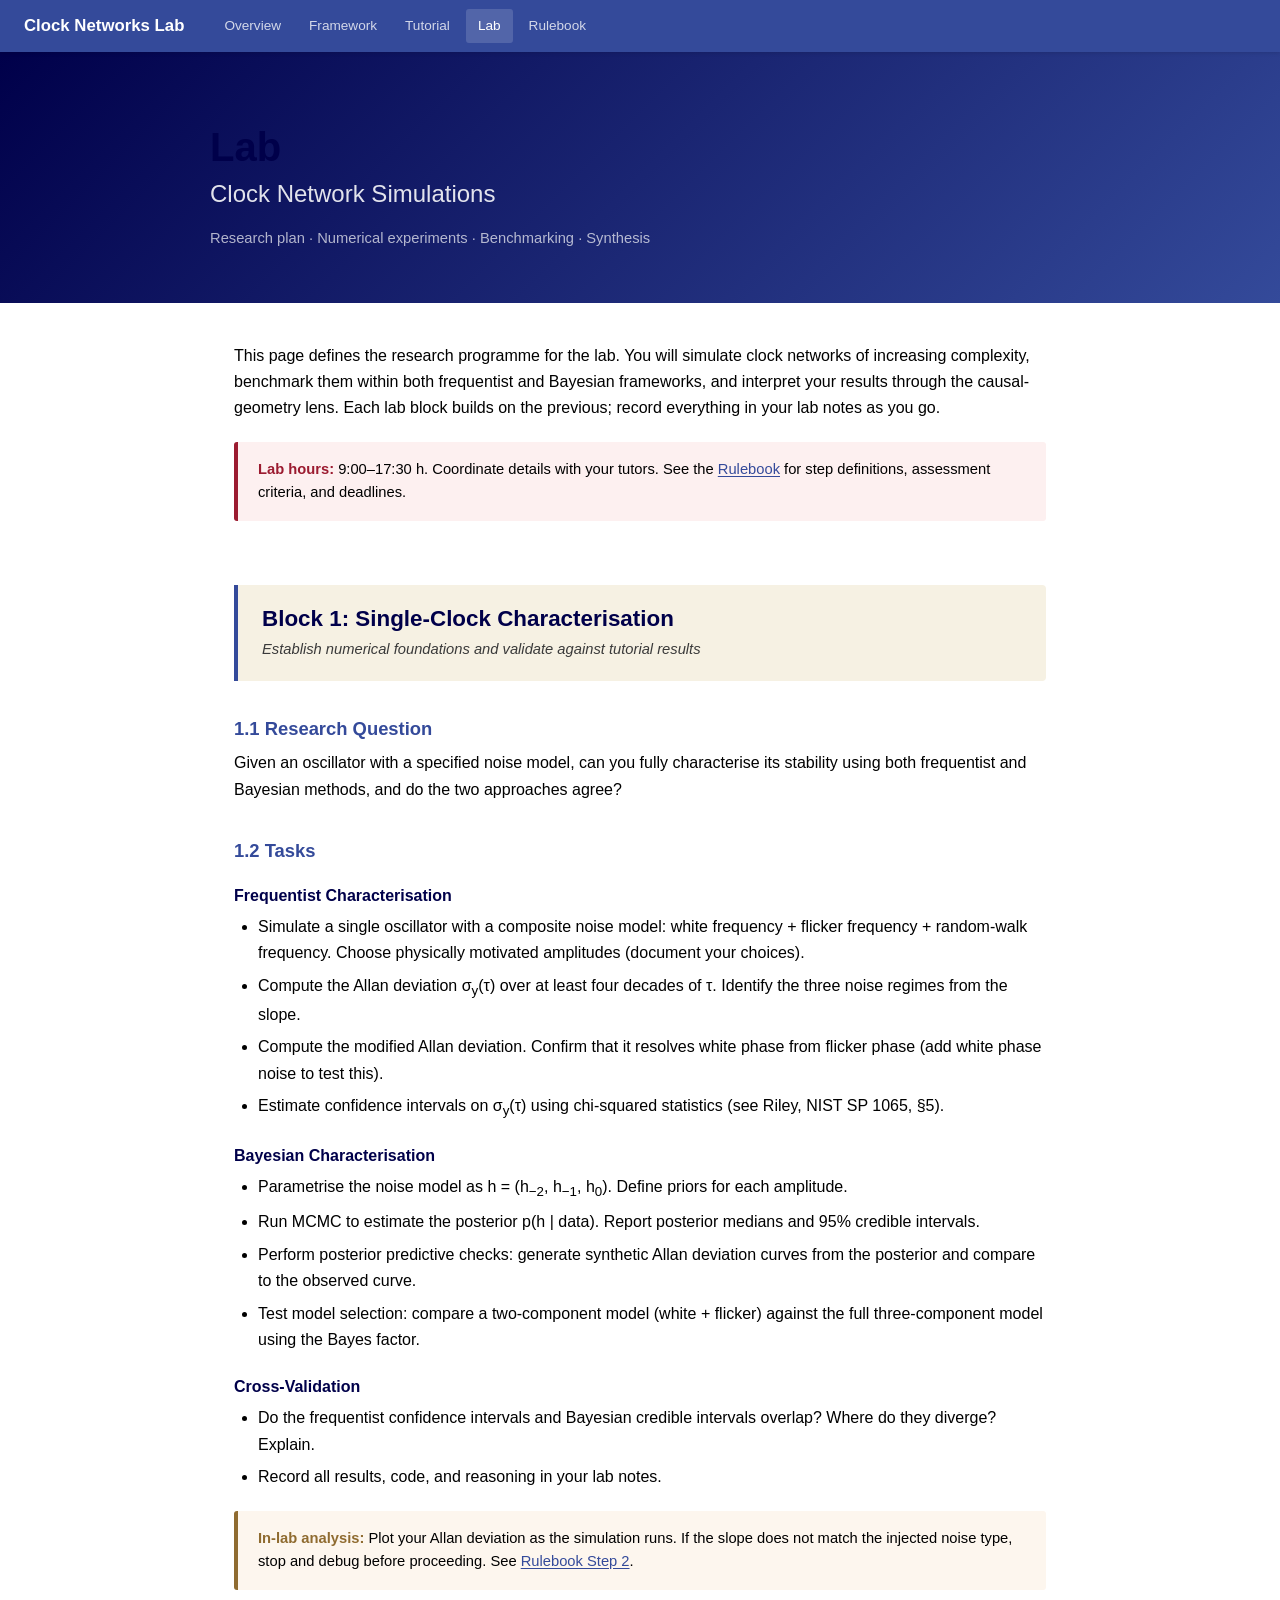
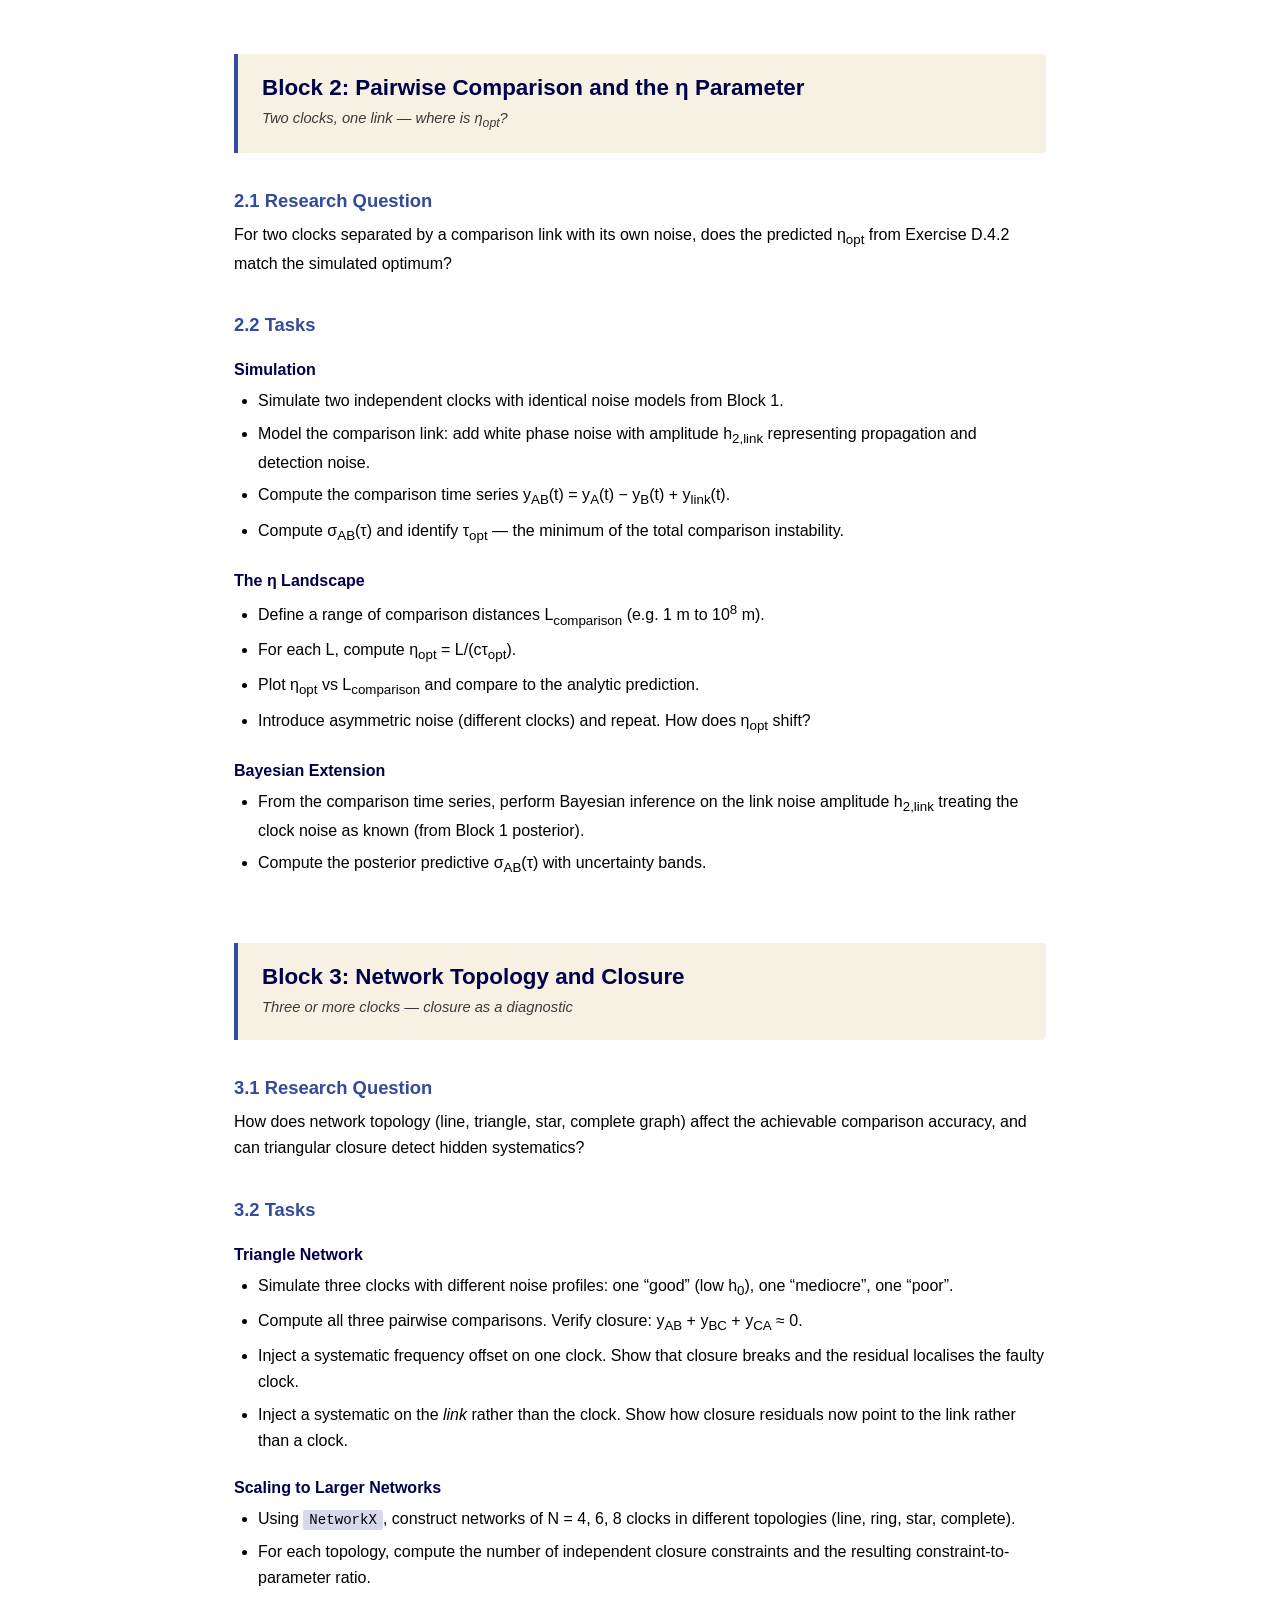
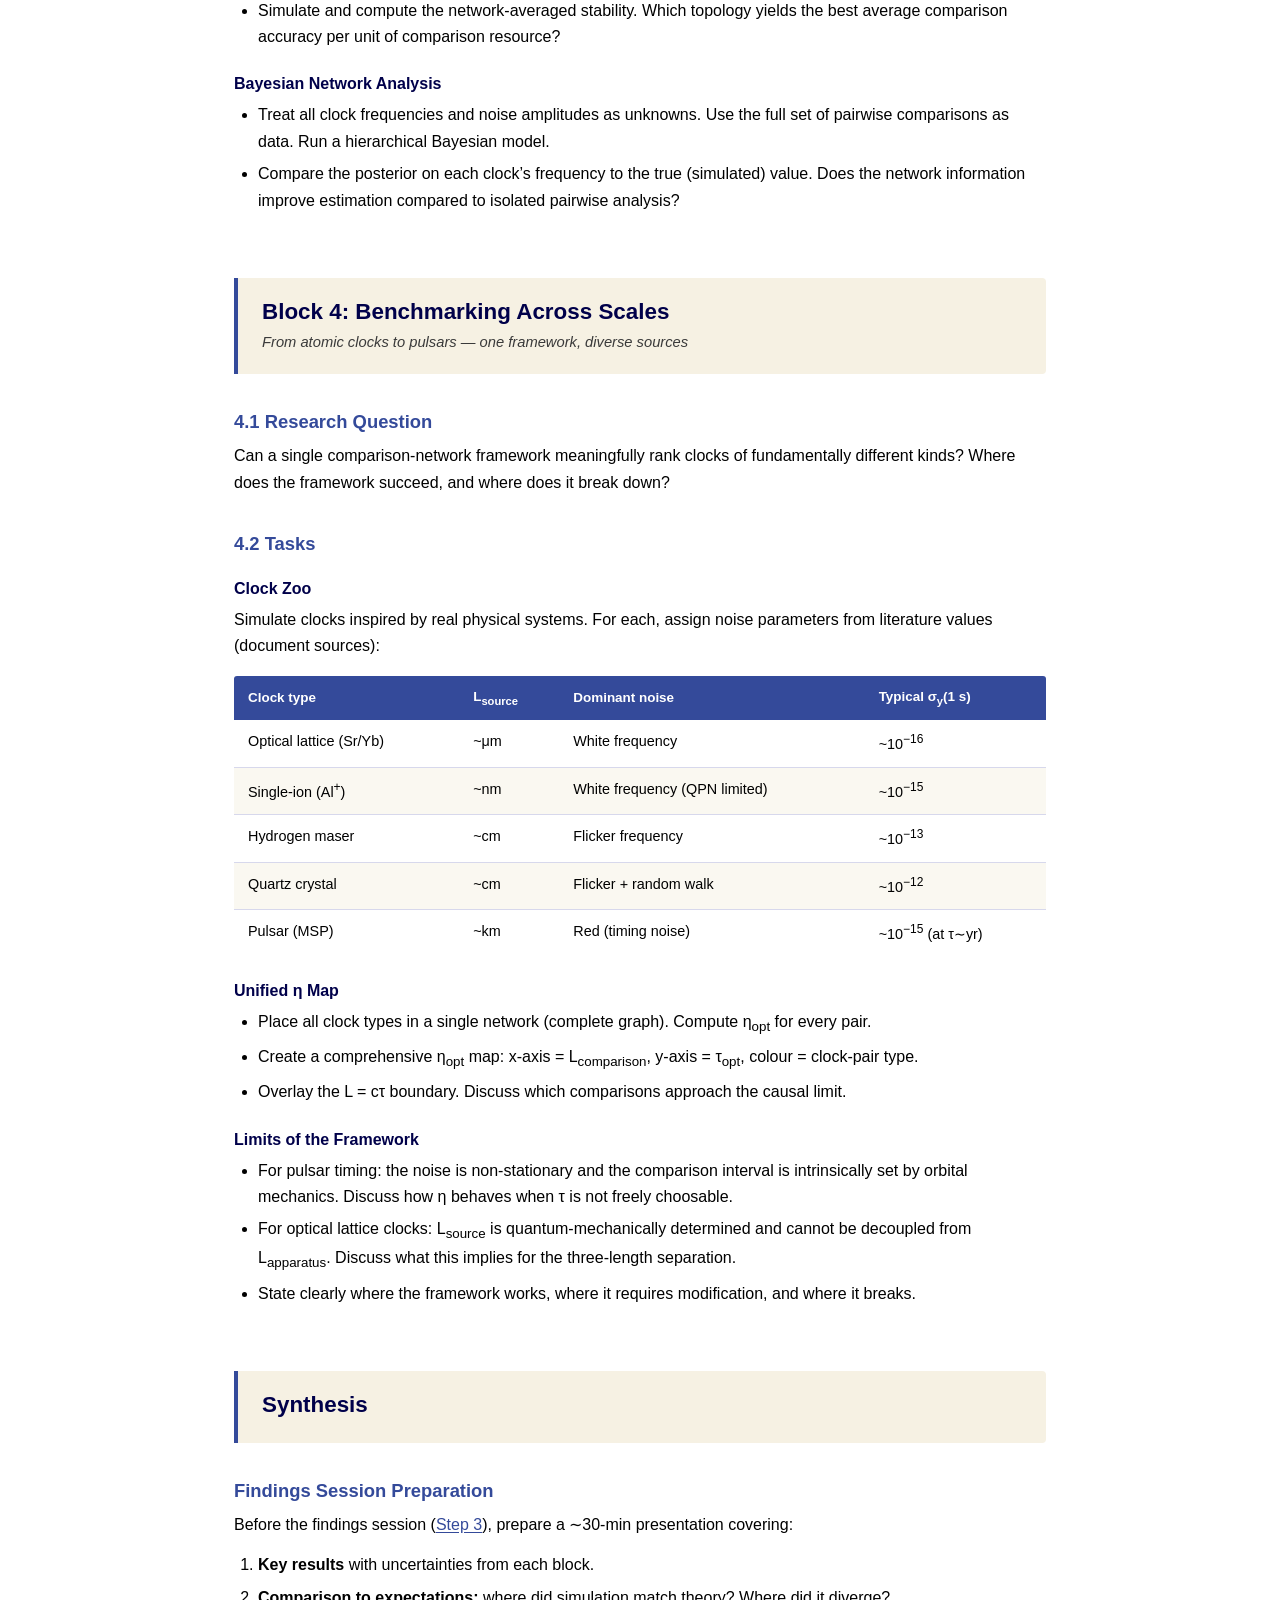
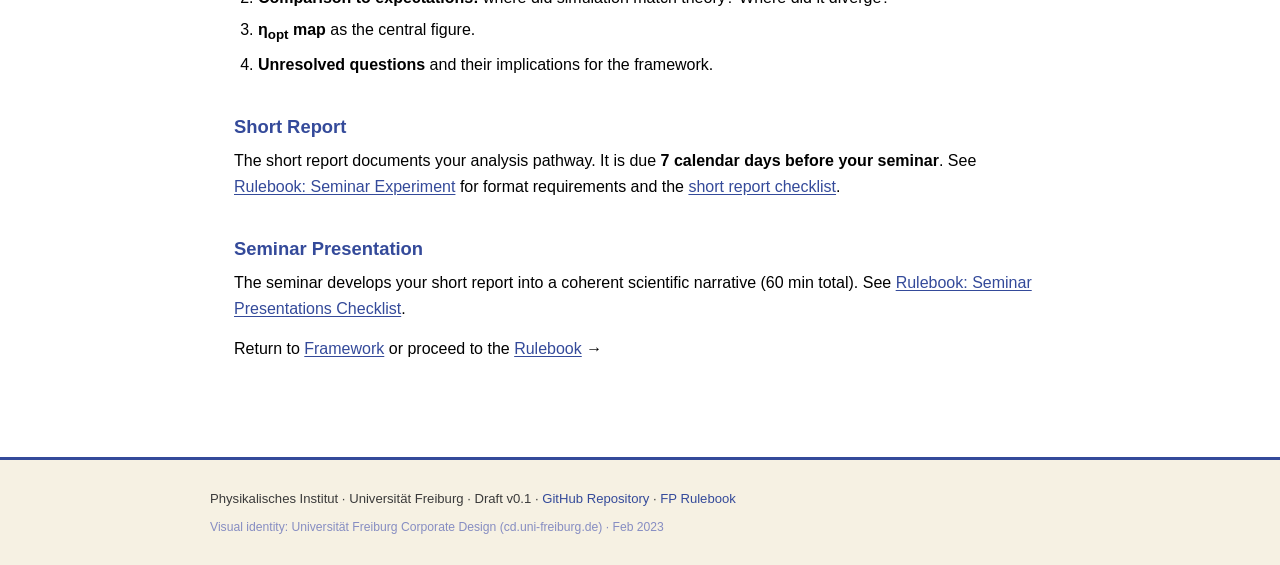
<file: lab.html>
<!DOCTYPE html>
<html lang="en">
<head>
  <meta charset="UTF-8">
  <meta name="viewport" content="width=device-width, initial-scale=1.0">
  <title>Lab &mdash; Numerical Clock Networks</title>
  <link rel="stylesheet" href="style.css">
</head>
<body>
<nav>
  <a class="nav-brand" href="index.html">Clock Networks Lab</a>
  <div class="nav-links"><a href="index.html">Overview</a> <a href="framework.html">Framework</a> <a href="tutorial.html">Tutorial</a> <a href="lab.html" class="active">Lab</a> <a href="rulebook.html">Rulebook</a></div>
</nav>
<div class="hero">
  <div class="hero-inner">
    <h1>Lab</h1>
    <div class="subtitle">Clock Network Simulations</div>
    <div class="meta">Research plan &middot; Numerical experiments &middot; Benchmarking &middot; Synthesis</div>
  </div>
</div>
<div class="container">

<p>This page defines the research programme for the lab. You will simulate clock networks of increasing complexity, benchmark them within both frequentist and Bayesian frameworks, and interpret your results through the causal-geometry lens. Each lab block builds on the previous; record everything in your lab notes as you go.</p>

<div class="callout callout-danger"><strong>Lab hours:</strong> 9:00&ndash;17:30 h. Coordinate details with your tutors. See the <a href="rulebook.html">Rulebook</a> for step definitions, assessment criteria, and deadlines.</div>

<!-- ═══════ BLOCK 1 ═══════ -->
<div class="part-divider" id="block-1">
<h2>Block 1: Single-Clock Characterisation</h2>
<p>Establish numerical foundations and validate against tutorial results</p>
</div>

<h3>1.1 Research Question</h3>
<p>Given an oscillator with a specified noise model, can you fully characterise its stability using both frequentist and Bayesian methods, and do the two approaches agree?</p>

<h3>1.2 Tasks</h3>

<h4>Frequentist Characterisation</h4>
<ul>
  <li>Simulate a single oscillator with a composite noise model: white frequency + flicker frequency + random-walk frequency. Choose physically motivated amplitudes (document your choices).</li>
  <li>Compute the Allan deviation &sigma;<sub>y</sub>(&tau;) over at least four decades of &tau;. Identify the three noise regimes from the slope.</li>
  <li>Compute the modified Allan deviation. Confirm that it resolves white phase from flicker phase (add white phase noise to test this).</li>
  <li>Estimate confidence intervals on &sigma;<sub>y</sub>(&tau;) using chi-squared statistics (see Riley, NIST SP 1065, &sect;5).</li>
</ul>

<h4>Bayesian Characterisation</h4>
<ul>
  <li>Parametrise the noise model as h = (h<sub>&minus;2</sub>, h<sub>&minus;1</sub>, h<sub>0</sub>). Define priors for each amplitude.</li>
  <li>Run MCMC to estimate the posterior p(h | data). Report posterior medians and 95% credible intervals.</li>
  <li>Perform posterior predictive checks: generate synthetic Allan deviation curves from the posterior and compare to the observed curve.</li>
  <li>Test model selection: compare a two-component model (white + flicker) against the full three-component model using the Bayes factor.</li>
</ul>

<h4>Cross-Validation</h4>
<ul>
  <li>Do the frequentist confidence intervals and Bayesian credible intervals overlap? Where do they diverge? Explain.</li>
  <li>Record all results, code, and reasoning in your lab notes.</li>
</ul>

<div class="callout callout-warning"><strong>In-lab analysis:</strong> Plot your Allan deviation as the simulation runs. If the slope does not match the injected noise type, stop and debug before proceeding. See <a href="rulebook.html#step2">Rulebook Step 2</a>.</div>

<!-- ═══════ BLOCK 2 ═══════ -->
<div class="part-divider" id="block-2">
<h2>Block 2: Pairwise Comparison and the &eta; Parameter</h2>
<p>Two clocks, one link &mdash; where is &eta;<sub>opt</sub>?</p>
</div>

<h3>2.1 Research Question</h3>
<p>For two clocks separated by a comparison link with its own noise, does the predicted &eta;<sub>opt</sub> from Exercise D.4.2 match the simulated optimum?</p>

<h3>2.2 Tasks</h3>

<h4>Simulation</h4>
<ul>
  <li>Simulate two independent clocks with identical noise models from Block&nbsp;1.</li>
  <li>Model the comparison link: add white phase noise with amplitude h<sub>2,link</sub> representing propagation and detection noise.</li>
  <li>Compute the comparison time series y<sub>AB</sub>(t) = y<sub>A</sub>(t) &minus; y<sub>B</sub>(t) + y<sub>link</sub>(t).</li>
  <li>Compute &sigma;<sub>AB</sub>(&tau;) and identify &tau;<sub>opt</sub> &mdash; the minimum of the total comparison instability.</li>
</ul>

<h4>The &eta; Landscape</h4>
<ul>
  <li>Define a range of comparison distances L<sub>comparison</sub> (e.g. 1&nbsp;m to 10<sup>8</sup>&nbsp;m).</li>
  <li>For each L, compute &eta;<sub>opt</sub> = L/(c&tau;<sub>opt</sub>).</li>
  <li>Plot &eta;<sub>opt</sub> vs L<sub>comparison</sub> and compare to the analytic prediction.</li>
  <li>Introduce asymmetric noise (different clocks) and repeat. How does &eta;<sub>opt</sub> shift?</li>
</ul>

<h4>Bayesian Extension</h4>
<ul>
  <li>From the comparison time series, perform Bayesian inference on the link noise amplitude h<sub>2,link</sub> treating the clock noise as known (from Block&nbsp;1 posterior).</li>
  <li>Compute the posterior predictive &sigma;<sub>AB</sub>(&tau;) with uncertainty bands.</li>
</ul>

<!-- ═══════ BLOCK 3 ═══════ -->
<div class="part-divider" id="block-3">
<h2>Block 3: Network Topology and Closure</h2>
<p>Three or more clocks &mdash; closure as a diagnostic</p>
</div>

<h3>3.1 Research Question</h3>
<p>How does network topology (line, triangle, star, complete graph) affect the achievable comparison accuracy, and can triangular closure detect hidden systematics?</p>

<h3>3.2 Tasks</h3>

<h4>Triangle Network</h4>
<ul>
  <li>Simulate three clocks with different noise profiles: one &ldquo;good&rdquo; (low h<sub>0</sub>), one &ldquo;mediocre&rdquo;, one &ldquo;poor&rdquo;.</li>
  <li>Compute all three pairwise comparisons. Verify closure: y<sub>AB</sub> + y<sub>BC</sub> + y<sub>CA</sub> &asymp; 0.</li>
  <li>Inject a systematic frequency offset on one clock. Show that closure breaks and the residual localises the faulty clock.</li>
  <li>Inject a systematic on the <em>link</em> rather than the clock. Show how closure residuals now point to the link rather than a clock.</li>
</ul>

<h4>Scaling to Larger Networks</h4>
<ul>
  <li>Using <code>NetworkX</code>, construct networks of N = 4, 6, 8 clocks in different topologies (line, ring, star, complete).</li>
  <li>For each topology, compute the number of independent closure constraints and the resulting constraint-to-parameter ratio.</li>
  <li>Simulate and compute the network-averaged stability. Which topology yields the best average comparison accuracy per unit of comparison resource?</li>
</ul>

<h4>Bayesian Network Analysis</h4>
<ul>
  <li>Treat all clock frequencies and noise amplitudes as unknowns. Use the full set of pairwise comparisons as data. Run a hierarchical Bayesian model.</li>
  <li>Compare the posterior on each clock&rsquo;s frequency to the true (simulated) value. Does the network information improve estimation compared to isolated pairwise analysis?</li>
</ul>

<!-- ═══════ BLOCK 4 ═══════ -->
<div class="part-divider" id="block-4">
<h2>Block 4: Benchmarking Across Scales</h2>
<p>From atomic clocks to pulsars &mdash; one framework, diverse sources</p>
</div>

<h3>4.1 Research Question</h3>
<p>Can a single comparison-network framework meaningfully rank clocks of fundamentally different kinds? Where does the framework succeed, and where does it break down?</p>

<h3>4.2 Tasks</h3>

<h4>Clock Zoo</h4>
<p>Simulate clocks inspired by real physical systems. For each, assign noise parameters from literature values (document sources):</p>
<table>
<thead><tr><th>Clock type</th><th>L<sub>source</sub></th><th>Dominant noise</th><th>Typical &sigma;<sub>y</sub>(1 s)</th></tr></thead>
<tbody>
<tr><td>Optical lattice (Sr/Yb)</td><td>~&mu;m</td><td>White frequency</td><td>~10<sup>&minus;16</sup></td></tr>
<tr><td>Single-ion (Al<sup>+</sup>)</td><td>~nm</td><td>White frequency (QPN limited)</td><td>~10<sup>&minus;15</sup></td></tr>
<tr><td>Hydrogen maser</td><td>~cm</td><td>Flicker frequency</td><td>~10<sup>&minus;13</sup></td></tr>
<tr><td>Quartz crystal</td><td>~cm</td><td>Flicker + random walk</td><td>~10<sup>&minus;12</sup></td></tr>
<tr><td>Pulsar (MSP)</td><td>~km</td><td>Red (timing noise)</td><td>~10<sup>&minus;15</sup> (at &tau;&sim;yr)</td></tr>
</tbody>
</table>

<h4>Unified &eta; Map</h4>
<ul>
  <li>Place all clock types in a single network (complete graph). Compute &eta;<sub>opt</sub> for every pair.</li>
  <li>Create a comprehensive &eta;<sub>opt</sub> map: x-axis = L<sub>comparison</sub>, y-axis = &tau;<sub>opt</sub>, colour = clock-pair type.</li>
  <li>Overlay the L = c&tau; boundary. Discuss which comparisons approach the causal limit.</li>
</ul>

<h4>Limits of the Framework</h4>
<ul>
  <li>For pulsar timing: the noise is non-stationary and the comparison interval is intrinsically set by orbital mechanics. Discuss how &eta; behaves when &tau; is not freely choosable.</li>
  <li>For optical lattice clocks: L<sub>source</sub> is quantum-mechanically determined and cannot be decoupled from L<sub>apparatus</sub>. Discuss what this implies for the three-length separation.</li>
  <li>State clearly where the framework works, where it requires modification, and where it breaks.</li>
</ul>

<!-- ═══════ SYNTHESIS ═══════ -->
<div class="part-divider" id="synthesis">
<h2>Synthesis</h2>
<p></p>
</div>

<h3>Findings Session Preparation</h3>
<p>Before the findings session (<a href="rulebook.html#step3">Step 3</a>), prepare a &sim;30-min presentation covering:</p>
<ol>
  <li><strong>Key results</strong> with uncertainties from each block.</li>
  <li><strong>Comparison to expectations:</strong> where did simulation match theory? Where did it diverge?</li>
  <li><strong>&eta;<sub>opt</sub> map</strong> as the central figure.</li>
  <li><strong>Unresolved questions</strong> and their implications for the framework.</li>
</ol>

<h3>Short Report</h3>
<p>The short report documents your analysis pathway. It is due <strong>7 calendar days before your seminar</strong>. See <a href="rulebook.html#seminar-fp2">Rulebook: Seminar Experiment</a> for format requirements and the <a href="rulebook.html#checklist-short">short report checklist</a>.</p>

<h3>Seminar Presentation</h3>
<p>The seminar develops your short report into a coherent scientific narrative (60 min total). See <a href="rulebook.html#checklist-seminar">Rulebook: Seminar Presentations Checklist</a>.</p>

<p>Return to <a href="framework.html">Framework</a> or proceed to the <a href="rulebook.html">Rulebook</a> &rarr;</p>

</div>
<footer>
  <div class="footer-inner">
    Physikalisches Institut &middot; Universit&auml;t Freiburg &middot; Draft v0.1 &middot;
    <a href="https://github.com/adv-labs-ufr/numerical_clock_networks">GitHub Repository</a> &middot;
    <a href="rulebook.html">FP Rulebook</a>
    <div class="footer-cd-note">Visual identity: Universit&auml;t Freiburg Corporate Design (cd.uni-freiburg.de) &middot; Feb 2023</div>
  </div>
</footer>
</body>
</html>
</file>
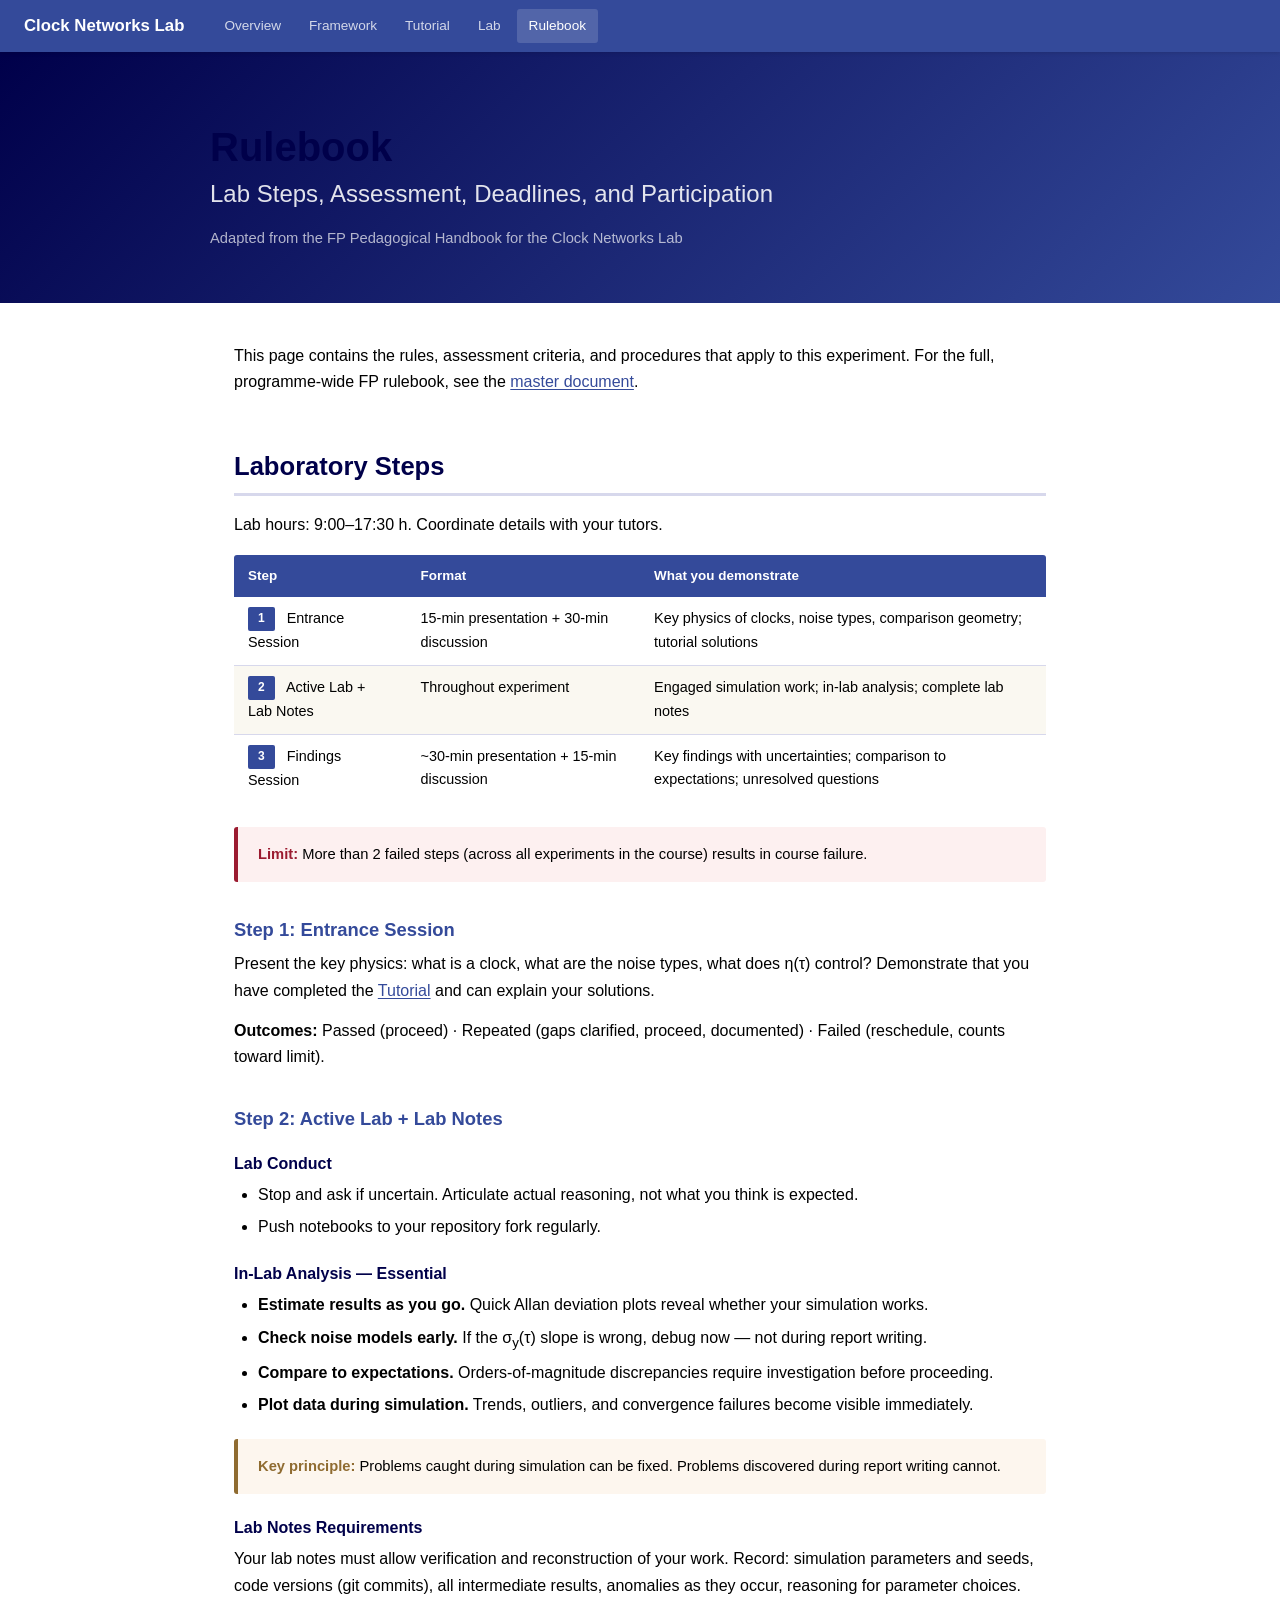
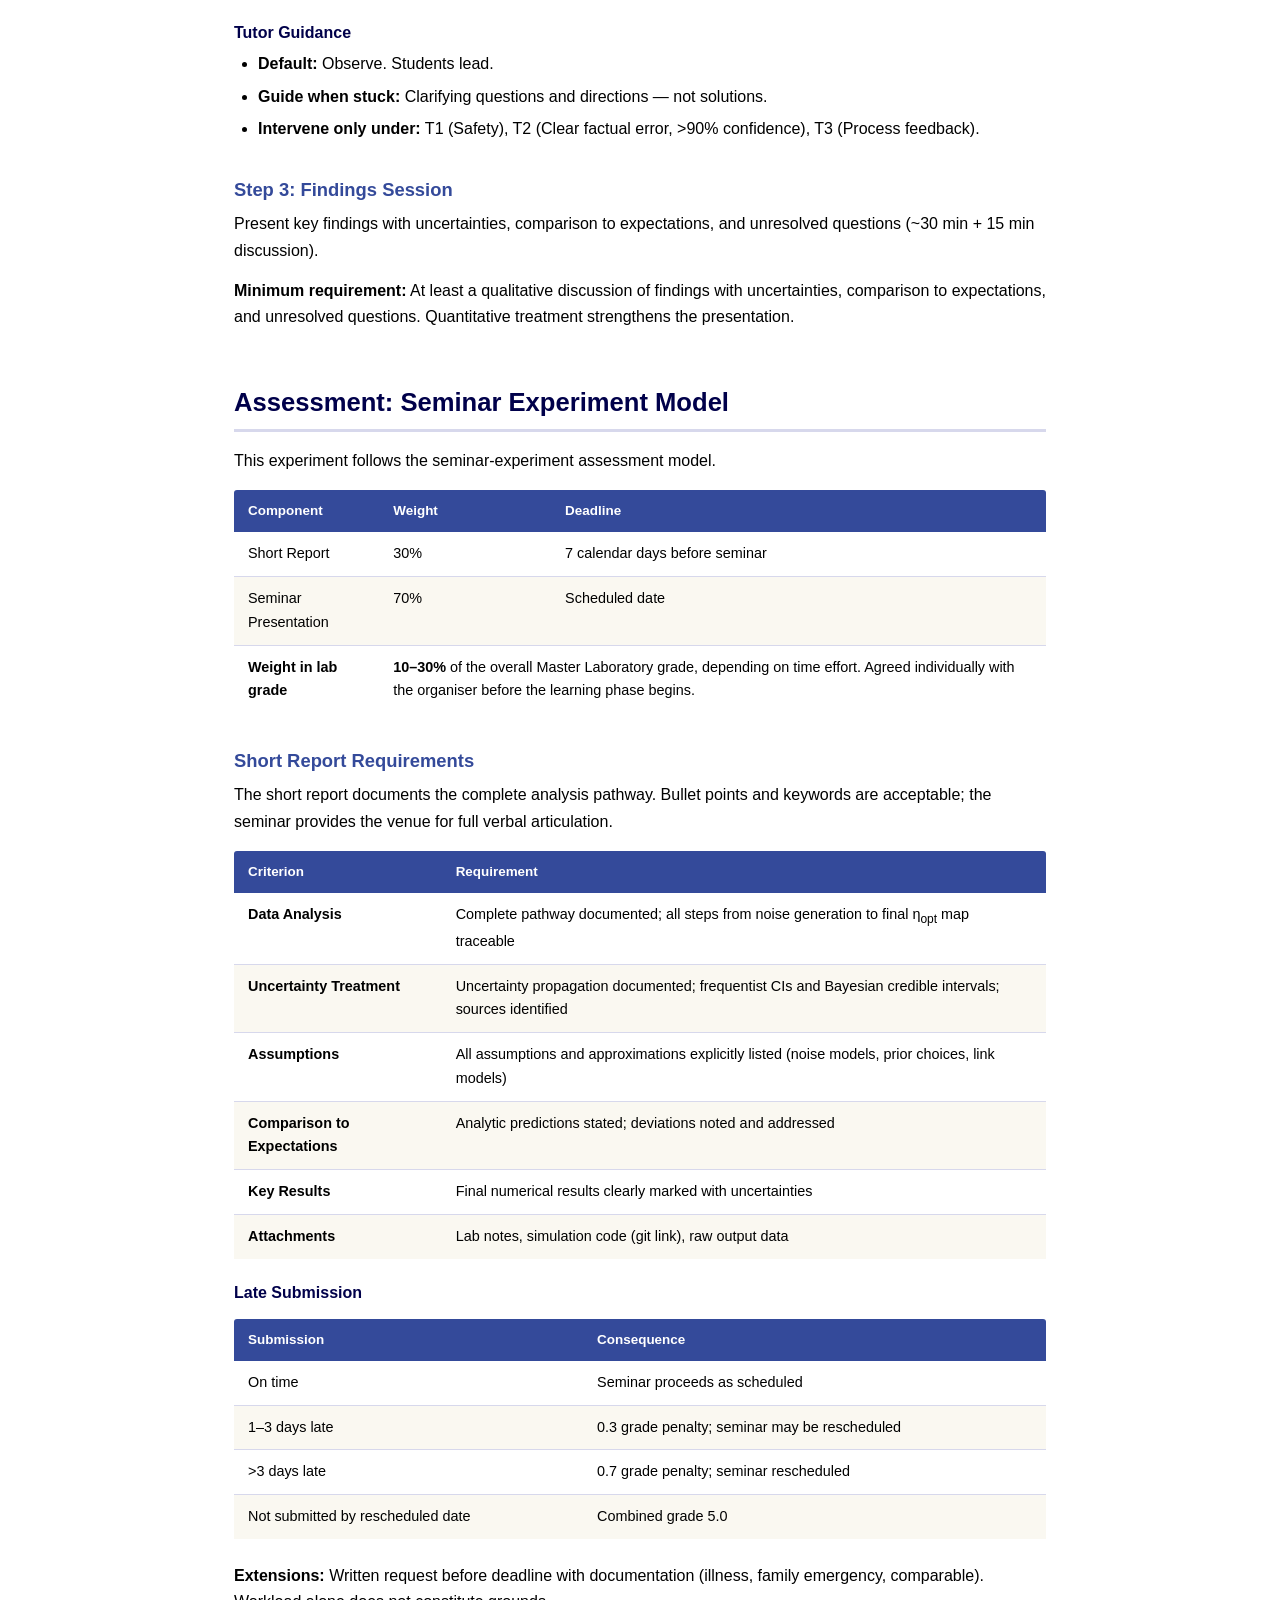
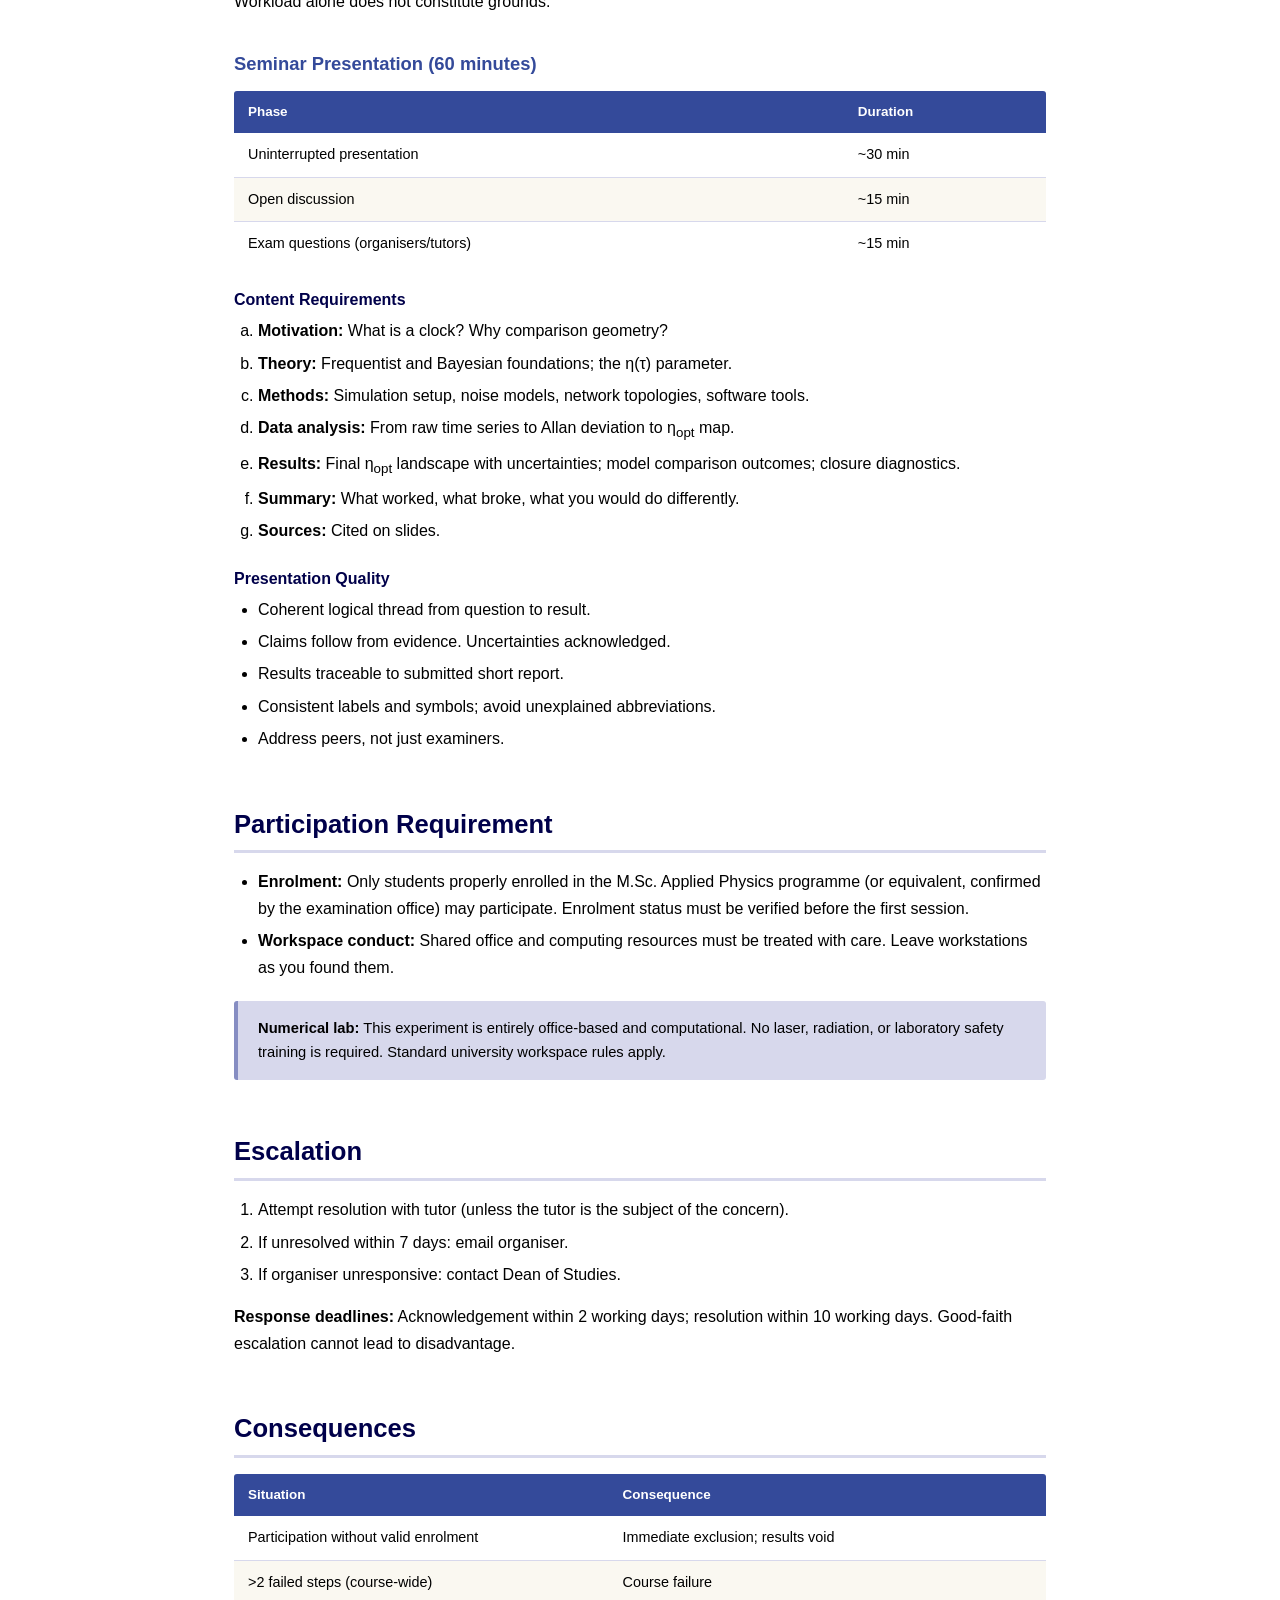
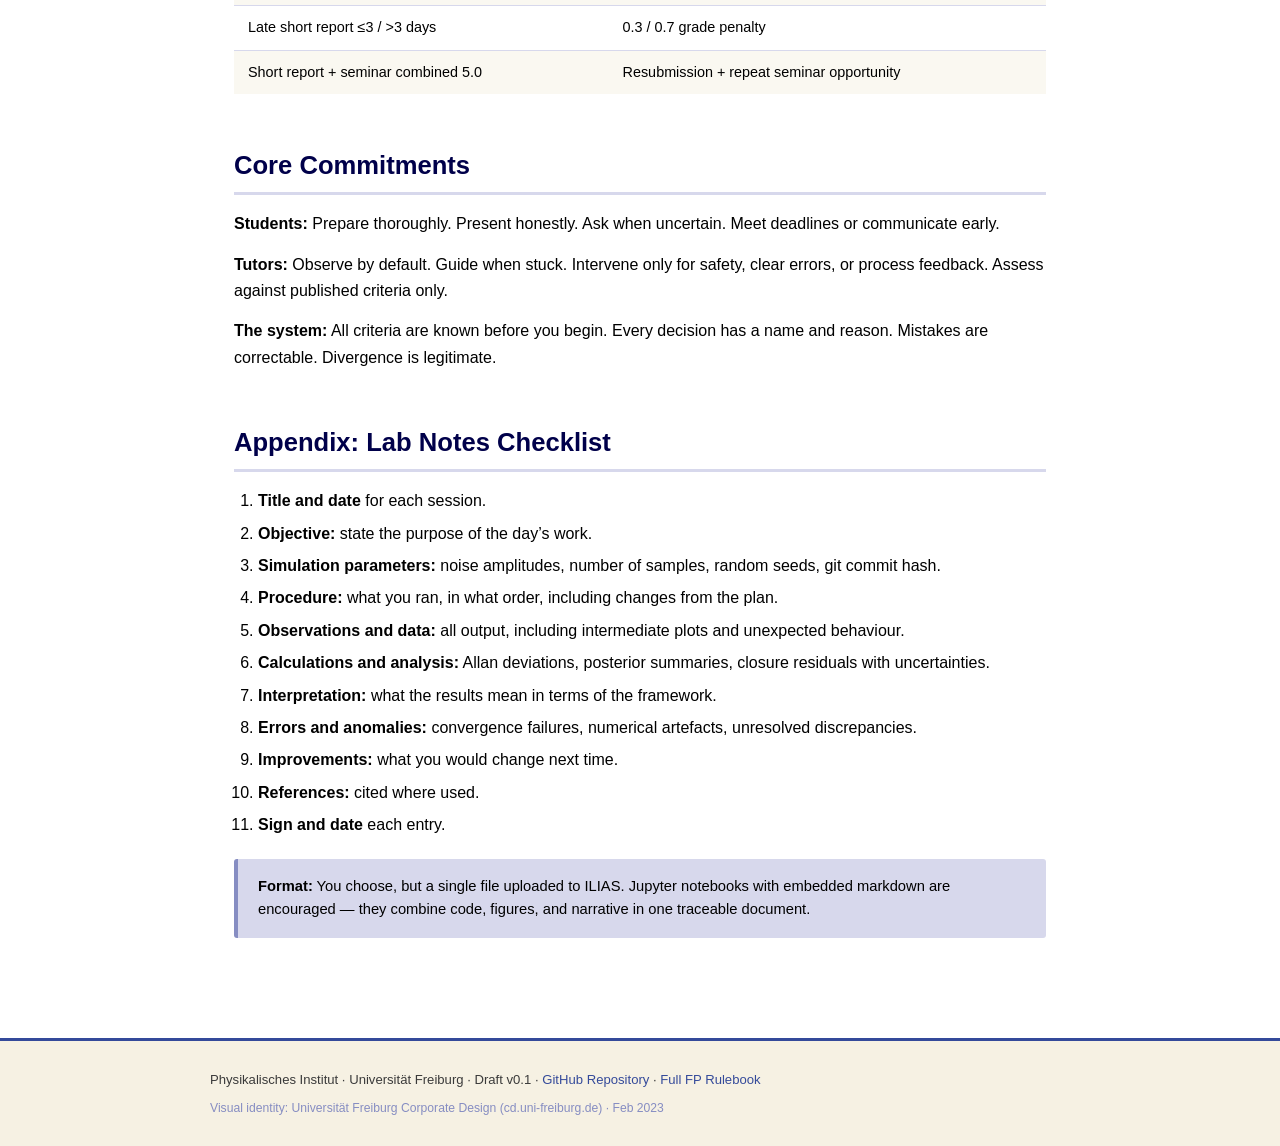
<file: rulebook.html>
<!DOCTYPE html>
<html lang="en">
<head>
  <meta charset="UTF-8">
  <meta name="viewport" content="width=device-width, initial-scale=1.0">
  <title>Rulebook &mdash; Numerical Clock Networks</title>
  <link rel="stylesheet" href="style.css">
</head>
<body>
<nav>
  <a class="nav-brand" href="index.html">Clock Networks Lab</a>
  <div class="nav-links"><a href="index.html">Overview</a> <a href="framework.html">Framework</a> <a href="tutorial.html">Tutorial</a> <a href="lab.html">Lab</a> <a href="rulebook.html" class="active">Rulebook</a></div>
</nav>
<div class="hero">
  <div class="hero-inner">
    <h1>Rulebook</h1>
    <div class="subtitle">Lab Steps, Assessment, Deadlines, and Participation</div>
    <div class="meta">Adapted from the FP Pedagogical Handbook for the Clock Networks Lab</div>
  </div>
</div>
<div class="container">

<p>This page contains the rules, assessment criteria, and procedures that apply to this experiment. For the full, programme-wide FP rulebook, see the <a href="https://github.com/uwarring82/AdvLab_Guide/blob/main/rulebook.md">master document</a>.</p>

<!-- ═══════ LAB STEPS ═══════ -->
<h2 id="lab-steps">Laboratory Steps</h2>
<p>Lab hours: 9:00&ndash;17:30 h. Coordinate details with your tutors.</p>

<table>
<thead><tr><th>Step</th><th>Format</th><th>What you demonstrate</th></tr></thead>
<tbody>
<tr><td><span class="step-badge">1</span> Entrance Session</td><td>15-min presentation + 30-min discussion</td><td>Key physics of clocks, noise types, comparison geometry; tutorial solutions</td></tr>
<tr><td id="step2"><span class="step-badge">2</span> Active Lab + Lab Notes</td><td>Throughout experiment</td><td>Engaged simulation work; in-lab analysis; complete lab notes</td></tr>
<tr><td id="step3"><span class="step-badge">3</span> Findings Session</td><td>~30-min presentation + 15-min discussion</td><td>Key findings with uncertainties; comparison to expectations; unresolved questions</td></tr>
</tbody>
</table>

<div class="callout callout-danger"><strong>Limit:</strong> More than 2 failed steps (across all experiments in the course) results in course failure.</div>

<h3>Step 1: Entrance Session</h3>
<p>Present the key physics: what is a clock, what are the noise types, what does &eta;(&tau;) control? Demonstrate that you have completed the <a href="tutorial.html">Tutorial</a> and can explain your solutions.</p>
<p><strong>Outcomes:</strong> Passed (proceed) &middot; Repeated (gaps clarified, proceed, documented) &middot; Failed (reschedule, counts toward limit).</p>

<h3>Step 2: Active Lab + Lab Notes</h3>
<h4>Lab Conduct</h4>
<ul>
  <li>Stop and ask if uncertain. Articulate actual reasoning, not what you think is expected.</li>
  <li>Push notebooks to your repository fork regularly.</li>
</ul>
<h4>In-Lab Analysis &mdash; Essential</h4>
<ul>
  <li><strong>Estimate results as you go.</strong> Quick Allan deviation plots reveal whether your simulation works.</li>
  <li><strong>Check noise models early.</strong> If the &sigma;<sub>y</sub>(&tau;) slope is wrong, debug now &mdash; not during report writing.</li>
  <li><strong>Compare to expectations.</strong> Orders-of-magnitude discrepancies require investigation before proceeding.</li>
  <li><strong>Plot data during simulation.</strong> Trends, outliers, and convergence failures become visible immediately.</li>
</ul>
<div class="callout callout-warning"><strong>Key principle:</strong> Problems caught during simulation can be fixed. Problems discovered during report writing cannot.</div>

<h4>Lab Notes Requirements</h4>
<p>Your lab notes must allow verification and reconstruction of your work. Record: simulation parameters and seeds, code versions (git commits), all intermediate results, anomalies as they occur, reasoning for parameter choices.</p>

<h4>Tutor Guidance</h4>
<ul>
  <li><strong>Default:</strong> Observe. Students lead.</li>
  <li><strong>Guide when stuck:</strong> Clarifying questions and directions &mdash; not solutions.</li>
  <li><strong>Intervene only under:</strong> T1 (Safety), T2 (Clear factual error, &gt;90% confidence), T3 (Process feedback).</li>
</ul>

<h3>Step 3: Findings Session</h3>
<p>Present key findings with uncertainties, comparison to expectations, and unresolved questions (~30 min + 15 min discussion).</p>
<p><strong>Minimum requirement:</strong> At least a qualitative discussion of findings with uncertainties, comparison to expectations, and unresolved questions. Quantitative treatment strengthens the presentation.</p>

<!-- ═══════ ASSESSMENT ═══════ -->
<h2 id="seminar-fp2">Assessment: Seminar Experiment Model</h2>
<p>This experiment follows the seminar-experiment assessment model.</p>

<table>
<thead><tr><th>Component</th><th>Weight</th><th>Deadline</th></tr></thead>
<tbody>
<tr><td>Short Report</td><td>30%</td><td>7 calendar days before seminar</td></tr>
<tr><td>Seminar Presentation</td><td>70%</td><td>Scheduled date</td></tr>
<tr><td><strong>Weight in lab grade</strong></td><td colspan="2"><strong>10&ndash;30%</strong> of the overall Master Laboratory grade, depending on time effort. Agreed individually with the organiser before the learning phase begins.</td></tr>
</tbody>
</table>

<h3 id="checklist-short">Short Report Requirements</h3>
<p>The short report documents the complete analysis pathway. Bullet points and keywords are acceptable; the seminar provides the venue for full verbal articulation.</p>
<table>
<thead><tr><th>Criterion</th><th>Requirement</th></tr></thead>
<tbody>
<tr><td><strong>Data Analysis</strong></td><td>Complete pathway documented; all steps from noise generation to final &eta;<sub>opt</sub> map traceable</td></tr>
<tr><td><strong>Uncertainty Treatment</strong></td><td>Uncertainty propagation documented; frequentist CIs and Bayesian credible intervals; sources identified</td></tr>
<tr><td><strong>Assumptions</strong></td><td>All assumptions and approximations explicitly listed (noise models, prior choices, link models)</td></tr>
<tr><td><strong>Comparison to Expectations</strong></td><td>Analytic predictions stated; deviations noted and addressed</td></tr>
<tr><td><strong>Key Results</strong></td><td>Final numerical results clearly marked with uncertainties</td></tr>
<tr><td><strong>Attachments</strong></td><td>Lab notes, simulation code (git link), raw output data</td></tr>
</tbody>
</table>

<h4>Late Submission</h4>
<table>
<thead><tr><th>Submission</th><th>Consequence</th></tr></thead>
<tbody>
<tr><td>On time</td><td>Seminar proceeds as scheduled</td></tr>
<tr><td>1&ndash;3 days late</td><td>0.3 grade penalty; seminar may be rescheduled</td></tr>
<tr><td>&gt;3 days late</td><td>0.7 grade penalty; seminar rescheduled</td></tr>
<tr><td>Not submitted by rescheduled date</td><td>Combined grade 5.0</td></tr>
</tbody>
</table>
<p><strong>Extensions:</strong> Written request before deadline with documentation (illness, family emergency, comparable). Workload alone does not constitute grounds.</p>

<h3 id="checklist-seminar">Seminar Presentation (60 minutes)</h3>
<table>
<thead><tr><th>Phase</th><th>Duration</th></tr></thead>
<tbody>
<tr><td>Uninterrupted presentation</td><td>~30 min</td></tr>
<tr><td>Open discussion</td><td>~15 min</td></tr>
<tr><td>Exam questions (organisers/tutors)</td><td>~15 min</td></tr>
</tbody>
</table>

<h4>Content Requirements</h4>
<ol type="a">
  <li><strong>Motivation:</strong> What is a clock? Why comparison geometry?</li>
  <li><strong>Theory:</strong> Frequentist and Bayesian foundations; the &eta;(&tau;) parameter.</li>
  <li><strong>Methods:</strong> Simulation setup, noise models, network topologies, software tools.</li>
  <li><strong>Data analysis:</strong> From raw time series to Allan deviation to &eta;<sub>opt</sub> map.</li>
  <li><strong>Results:</strong> Final &eta;<sub>opt</sub> landscape with uncertainties; model comparison outcomes; closure diagnostics.</li>
  <li><strong>Summary:</strong> What worked, what broke, what you would do differently.</li>
  <li><strong>Sources:</strong> Cited on slides.</li>
</ol>

<h4>Presentation Quality</h4>
<ul>
  <li>Coherent logical thread from question to result.</li>
  <li>Claims follow from evidence. Uncertainties acknowledged.</li>
  <li>Results traceable to submitted short report.</li>
  <li>Consistent labels and symbols; avoid unexplained abbreviations.</li>
  <li>Address peers, not just examiners.</li>
</ul>

<!-- ═══════ SAFETY ═══════ -->
<h2 id="safety">Participation Requirement</h2>
<ul>
  <li><strong>Enrolment:</strong> Only students properly enrolled in the M.Sc. Applied Physics programme (or equivalent, confirmed by the examination office) may participate. Enrolment status must be verified before the first session.</li>
  <li><strong>Workspace conduct:</strong> Shared office and computing resources must be treated with care. Leave workstations as you found them.</li>
</ul>
<div class="callout callout-note"><strong>Numerical lab:</strong> This experiment is entirely office-based and computational. No laser, radiation, or laboratory safety training is required. Standard university workspace rules apply.</div>

<!-- ═══════ ESCALATION ═══════ -->
<h2 id="escalation">Escalation</h2>
<ol>
  <li>Attempt resolution with tutor (unless the tutor is the subject of the concern).</li>
  <li>If unresolved within 7 days: email organiser.</li>
  <li>If organiser unresponsive: contact Dean of Studies.</li>
</ol>
<p><strong>Response deadlines:</strong> Acknowledgement within 2 working days; resolution within 10 working days. Good-faith escalation cannot lead to disadvantage.</p>

<!-- ═══════ CONSEQUENCES ═══════ -->
<h2 id="consequences">Consequences</h2>
<table>
<thead><tr><th>Situation</th><th>Consequence</th></tr></thead>
<tbody>
<tr><td>Participation without valid enrolment</td><td>Immediate exclusion; results void</td></tr>
<tr><td>&gt;2 failed steps (course-wide)</td><td>Course failure</td></tr>
<tr><td>Late short report &le;3 / &gt;3 days</td><td>0.3 / 0.7 grade penalty</td></tr>
<tr><td>Short report + seminar combined 5.0</td><td>Resubmission + repeat seminar opportunity</td></tr>
</tbody>
</table>

<!-- ═══════ COMMITMENTS ═══════ -->
<h2 id="commitments">Core Commitments</h2>
<p><strong>Students:</strong> Prepare thoroughly. Present honestly. Ask when uncertain. Meet deadlines or communicate early.</p>
<p><strong>Tutors:</strong> Observe by default. Guide when stuck. Intervene only for safety, clear errors, or process feedback. Assess against published criteria only.</p>
<p><strong>The system:</strong> All criteria are known before you begin. Every decision has a name and reason. Mistakes are correctable. Divergence is legitimate.</p>

<!-- ═══════ APPENDIX: LAB NOTES ═══════ -->
<h2 id="appendix-notes">Appendix: Lab Notes Checklist</h2>
<ol>
  <li><strong>Title and date</strong> for each session.</li>
  <li><strong>Objective:</strong> state the purpose of the day&rsquo;s work.</li>
  <li><strong>Simulation parameters:</strong> noise amplitudes, number of samples, random seeds, git commit hash.</li>
  <li><strong>Procedure:</strong> what you ran, in what order, including changes from the plan.</li>
  <li><strong>Observations and data:</strong> all output, including intermediate plots and unexpected behaviour.</li>
  <li><strong>Calculations and analysis:</strong> Allan deviations, posterior summaries, closure residuals with uncertainties.</li>
  <li><strong>Interpretation:</strong> what the results mean in terms of the framework.</li>
  <li><strong>Errors and anomalies:</strong> convergence failures, numerical artefacts, unresolved discrepancies.</li>
  <li><strong>Improvements:</strong> what you would change next time.</li>
  <li><strong>References:</strong> cited where used.</li>
  <li><strong>Sign and date</strong> each entry.</li>
</ol>

<div class="callout callout-note"><strong>Format:</strong> You choose, but a single file uploaded to ILIAS. Jupyter notebooks with embedded markdown are encouraged &mdash; they combine code, figures, and narrative in one traceable document.</div>

</div>
<footer>
  <div class="footer-inner">
    Physikalisches Institut &middot; Universit&auml;t Freiburg &middot; Draft v0.1 &middot;
    <a href="https://github.com/adv-labs-ufr/numerical_clock_networks">GitHub Repository</a> &middot;
    <a href="https://github.com/uwarring82/AdvLab_Guide/blob/main/rulebook.md">Full FP Rulebook</a>
    <div class="footer-cd-note">Visual identity: Universit&auml;t Freiburg Corporate Design (cd.uni-freiburg.de) &middot; Feb 2023</div>
  </div>
</footer>
</body>
</html>
</file>
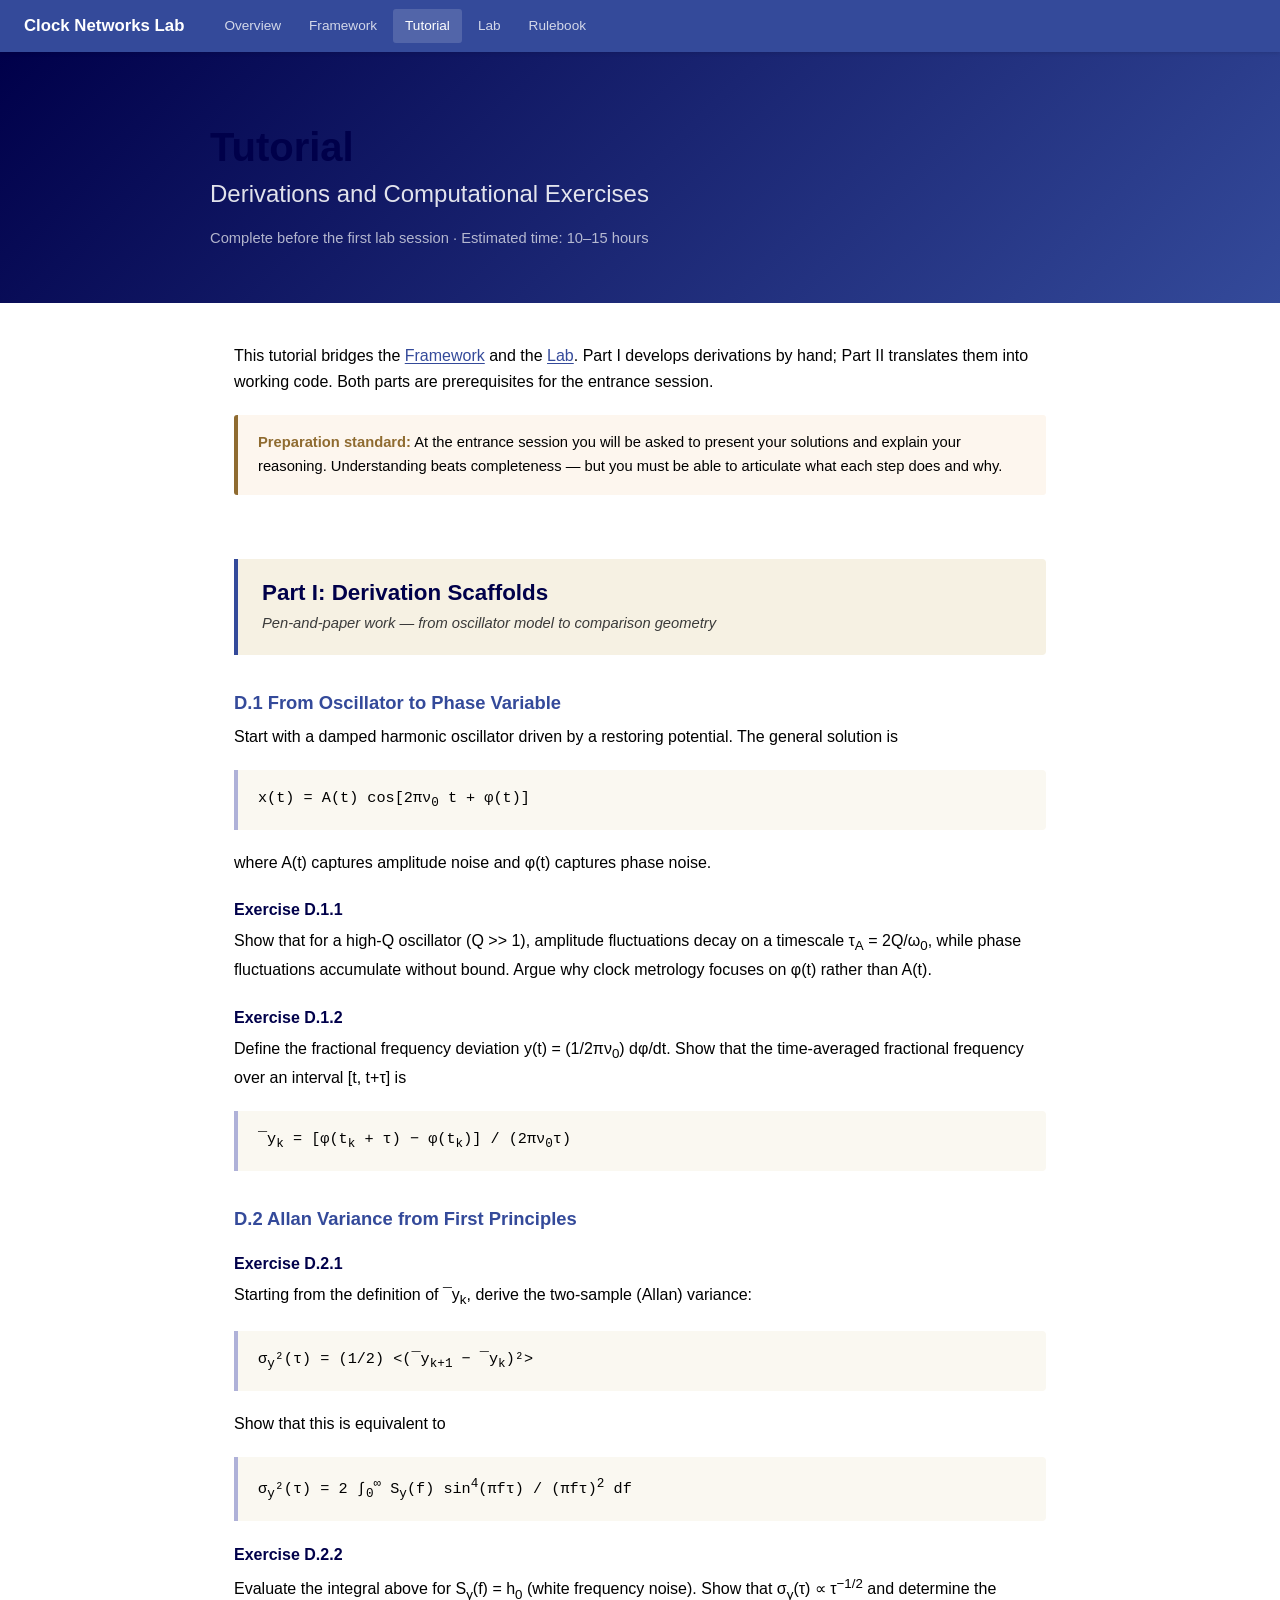
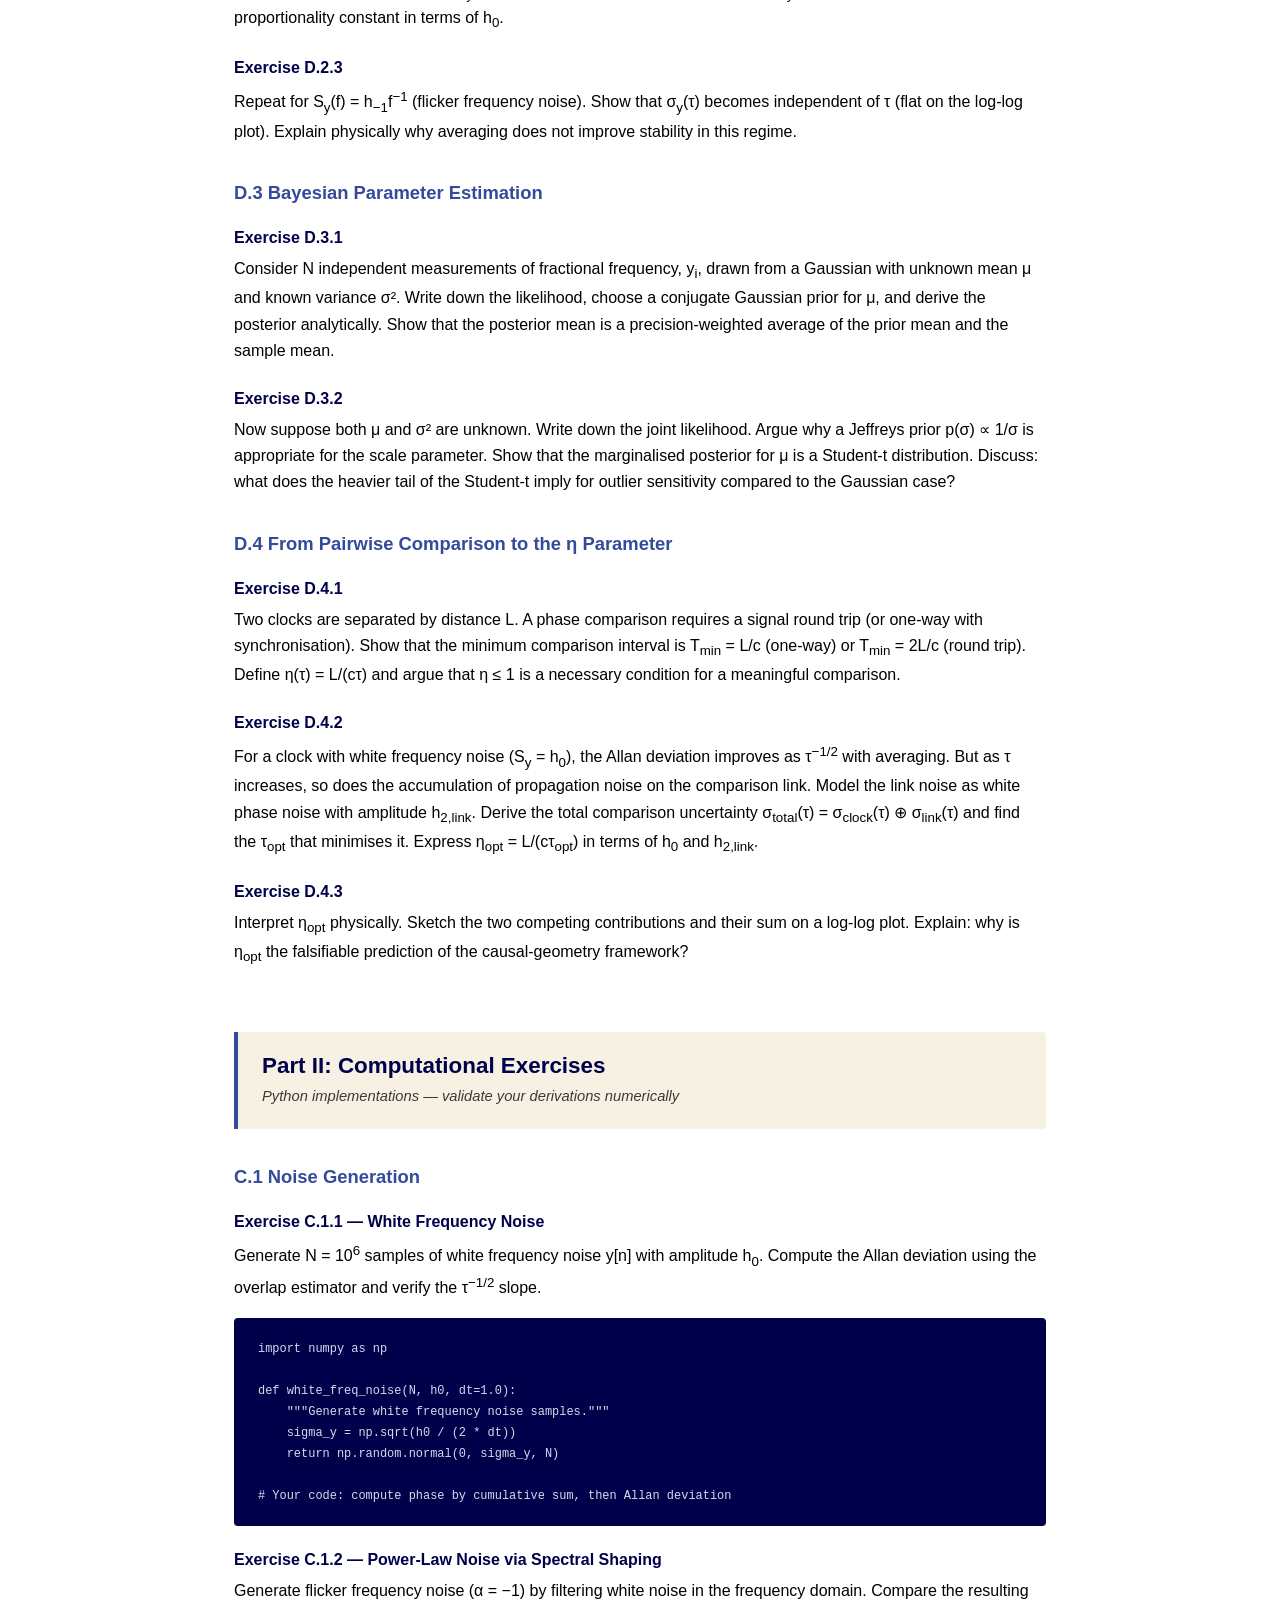
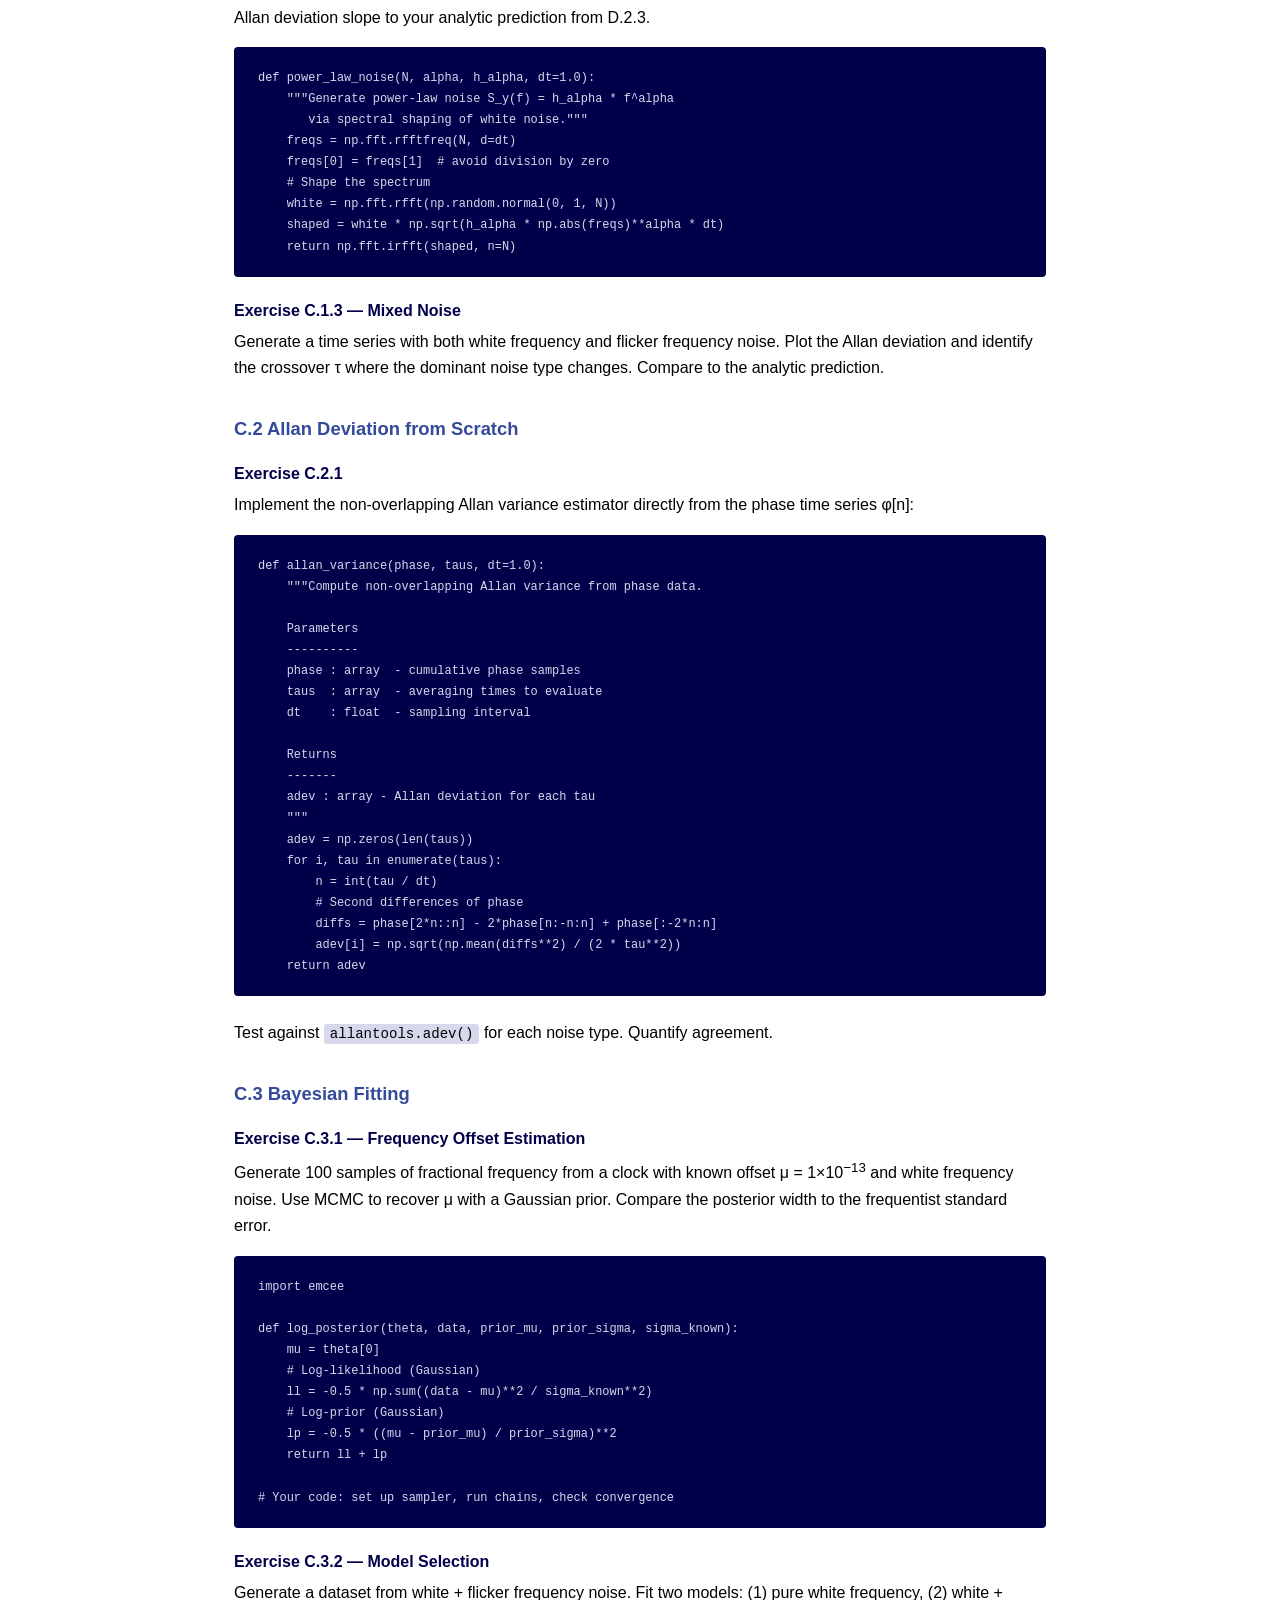
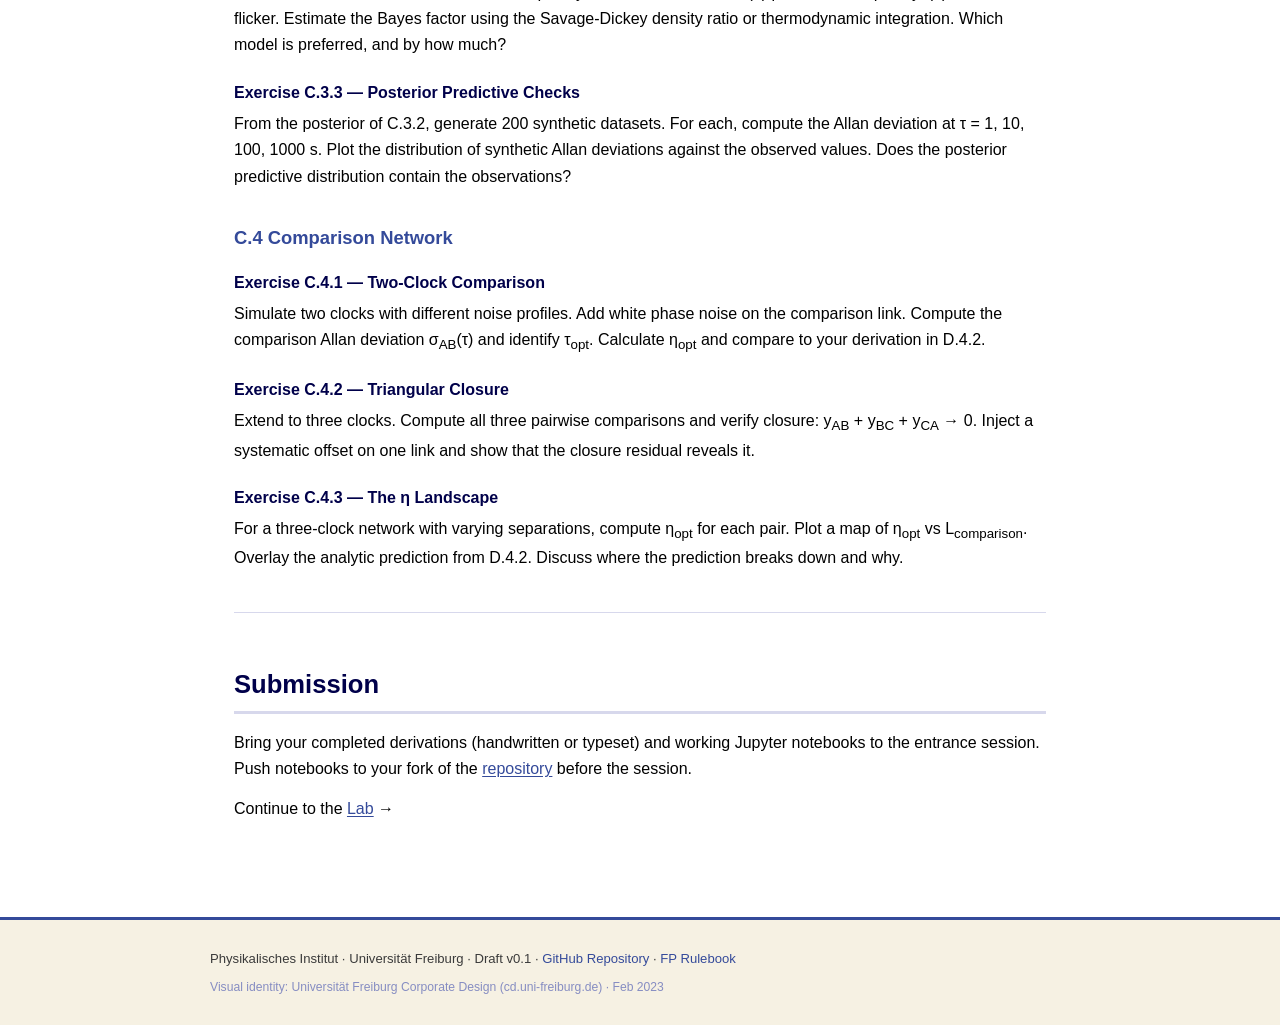
<file: tutorial.html>
<!DOCTYPE html>
<html lang="en">
<head>
  <meta charset="UTF-8">
  <meta name="viewport" content="width=device-width, initial-scale=1.0">
  <title>Tutorial &mdash; Numerical Clock Networks</title>
  <link rel="stylesheet" href="style.css">
</head>
<body>
<nav>
  <a class="nav-brand" href="index.html">Clock Networks Lab</a>
  <div class="nav-links"><a href="index.html">Overview</a> <a href="framework.html">Framework</a> <a href="tutorial.html" class="active">Tutorial</a> <a href="lab.html">Lab</a> <a href="rulebook.html">Rulebook</a></div>
</nav>
<div class="hero">
  <div class="hero-inner">
    <h1>Tutorial</h1>
    <div class="subtitle">Derivations and Computational Exercises</div>
    <div class="meta">Complete before the first lab session &middot; Estimated time: 10&ndash;15 hours</div>
  </div>
</div>
<div class="container">

<p>This tutorial bridges the <a href="framework.html">Framework</a> and the <a href="lab.html">Lab</a>. Part&nbsp;I develops derivations by hand; Part&nbsp;II translates them into working code. Both parts are prerequisites for the entrance session.</p>

<div class="callout callout-warning"><strong>Preparation standard:</strong> At the entrance session you will be asked to present your solutions and explain your reasoning. Understanding beats completeness &mdash; but you must be able to articulate what each step does and why.</div>

<!-- ═══════ PART I: DERIVATIONS ═══════ -->
<div class="part-divider" id="derivations">
<h2>Part I: Derivation Scaffolds</h2>
<p>Pen-and-paper work &mdash; from oscillator model to comparison geometry</p>
</div>

<h3 id="d1">D.1 From Oscillator to Phase Variable</h3>
<p>Start with a damped harmonic oscillator driven by a restoring potential. The general solution is</p>
<div class="math-block">x(t) = A(t) cos[2&pi;&nu;<sub>0</sub> t + &phi;(t)]</div>
<p>where A(t) captures amplitude noise and &phi;(t) captures phase noise.</p>

<h4>Exercise D.1.1</h4>
<p>Show that for a high-Q oscillator (Q &gt;&gt; 1), amplitude fluctuations decay on a timescale &tau;<sub>A</sub> = 2Q/&omega;<sub>0</sub>, while phase fluctuations accumulate without bound. Argue why clock metrology focuses on &phi;(t) rather than A(t).</p>

<h4>Exercise D.1.2</h4>
<p>Define the fractional frequency deviation y(t) = (1/2&pi;&nu;<sub>0</sub>)&nbsp;d&phi;/dt. Show that the time-averaged fractional frequency over an interval [t, t+&tau;] is</p>
<div class="math-block">&macr;y<sub>k</sub> = [&phi;(t<sub>k</sub> + &tau;) &minus; &phi;(t<sub>k</sub>)] / (2&pi;&nu;<sub>0</sub>&tau;)</div>

<h3 id="d2">D.2 Allan Variance from First Principles</h3>

<h4>Exercise D.2.1</h4>
<p>Starting from the definition of &macr;y<sub>k</sub>, derive the two-sample (Allan) variance:</p>
<div class="math-block">&sigma;<sub>y</sub>&sup2;(&tau;) = (1/2) &lt;(&macr;y<sub>k+1</sub> &minus; &macr;y<sub>k</sub>)&sup2;&gt;</div>
<p>Show that this is equivalent to</p>
<div class="math-block">&sigma;<sub>y</sub>&sup2;(&tau;) = 2 &int;<sub>0</sub><sup>&infin;</sup> S<sub>y</sub>(f) sin<sup>4</sup>(&pi;f&tau;) / (&pi;f&tau;)<sup>2</sup> df</div>

<h4>Exercise D.2.2</h4>
<p>Evaluate the integral above for S<sub>y</sub>(f) = h<sub>0</sub> (white frequency noise). Show that &sigma;<sub>y</sub>(&tau;) &propto; &tau;<sup>&minus;1/2</sup> and determine the proportionality constant in terms of h<sub>0</sub>.</p>

<h4>Exercise D.2.3</h4>
<p>Repeat for S<sub>y</sub>(f) = h<sub>&minus;1</sub>f<sup>&minus;1</sup> (flicker frequency noise). Show that &sigma;<sub>y</sub>(&tau;) becomes independent of &tau; (flat on the log-log plot). Explain physically why averaging does not improve stability in this regime.</p>

<h3 id="d3">D.3 Bayesian Parameter Estimation</h3>

<h4>Exercise D.3.1</h4>
<p>Consider N independent measurements of fractional frequency, y<sub>i</sub>, drawn from a Gaussian with unknown mean &mu; and known variance &sigma;&sup2;. Write down the likelihood, choose a conjugate Gaussian prior for &mu;, and derive the posterior analytically. Show that the posterior mean is a precision-weighted average of the prior mean and the sample mean.</p>

<h4>Exercise D.3.2</h4>
<p>Now suppose both &mu; and &sigma;&sup2; are unknown. Write down the joint likelihood. Argue why a Jeffreys prior p(&sigma;) &propto; 1/&sigma; is appropriate for the scale parameter. Show that the marginalised posterior for &mu; is a Student-t distribution. Discuss: what does the heavier tail of the Student-t imply for outlier sensitivity compared to the Gaussian case?</p>

<h3 id="d4">D.4 From Pairwise Comparison to the &eta; Parameter</h3>

<h4>Exercise D.4.1</h4>
<p>Two clocks are separated by distance L. A phase comparison requires a signal round trip (or one-way with synchronisation). Show that the minimum comparison interval is T<sub>min</sub> = L/c (one-way) or T<sub>min</sub> = 2L/c (round trip). Define &eta;(&tau;) = L/(c&tau;) and argue that &eta;&nbsp;&le;&nbsp;1 is a necessary condition for a meaningful comparison.</p>

<h4>Exercise D.4.2</h4>
<p>For a clock with white frequency noise (S<sub>y</sub> = h<sub>0</sub>), the Allan deviation improves as &tau;<sup>&minus;1/2</sup> with averaging. But as &tau; increases, so does the accumulation of propagation noise on the comparison link. Model the link noise as white phase noise with amplitude h<sub>2,link</sub>. Derive the total comparison uncertainty &sigma;<sub>total</sub>(&tau;) = &sigma;<sub>clock</sub>(&tau;) &oplus; &sigma;<sub>link</sub>(&tau;) and find the &tau;<sub>opt</sub> that minimises it. Express &eta;<sub>opt</sub> = L/(c&tau;<sub>opt</sub>) in terms of h<sub>0</sub> and h<sub>2,link</sub>.</p>

<h4>Exercise D.4.3</h4>
<p>Interpret &eta;<sub>opt</sub> physically. Sketch the two competing contributions and their sum on a log-log plot. Explain: why is &eta;<sub>opt</sub> the falsifiable prediction of the causal-geometry framework?</p>

<!-- ═══════ PART II: COMPUTATIONAL ═══════ -->
<div class="part-divider" id="computational">
<h2>Part II: Computational Exercises</h2>
<p>Python implementations &mdash; validate your derivations numerically</p>
</div>

<h3 id="c1">C.1 Noise Generation</h3>
<h4>Exercise C.1.1 &mdash; White Frequency Noise</h4>
<p>Generate N = 10<sup>6</sup> samples of white frequency noise y[n] with amplitude h<sub>0</sub>. Compute the Allan deviation using the overlap estimator and verify the &tau;<sup>&minus;1/2</sup> slope.</p>
<pre><code>import numpy as np

def white_freq_noise(N, h0, dt=1.0):
    """Generate white frequency noise samples."""
    sigma_y = np.sqrt(h0 / (2 * dt))
    return np.random.normal(0, sigma_y, N)

# Your code: compute phase by cumulative sum, then Allan deviation</code></pre>

<h4>Exercise C.1.2 &mdash; Power-Law Noise via Spectral Shaping</h4>
<p>Generate flicker frequency noise (&alpha; = &minus;1) by filtering white noise in the frequency domain. Compare the resulting Allan deviation slope to your analytic prediction from D.2.3.</p>
<pre><code>def power_law_noise(N, alpha, h_alpha, dt=1.0):
    """Generate power-law noise S_y(f) = h_alpha * f^alpha
       via spectral shaping of white noise."""
    freqs = np.fft.rfftfreq(N, d=dt)
    freqs[0] = freqs[1]  # avoid division by zero
    # Shape the spectrum
    white = np.fft.rfft(np.random.normal(0, 1, N))
    shaped = white * np.sqrt(h_alpha * np.abs(freqs)**alpha * dt)
    return np.fft.irfft(shaped, n=N)</code></pre>

<h4>Exercise C.1.3 &mdash; Mixed Noise</h4>
<p>Generate a time series with both white frequency and flicker frequency noise. Plot the Allan deviation and identify the crossover &tau; where the dominant noise type changes. Compare to the analytic prediction.</p>

<h3 id="c2">C.2 Allan Deviation from Scratch</h3>
<h4>Exercise C.2.1</h4>
<p>Implement the non-overlapping Allan variance estimator directly from the phase time series &phi;[n]:</p>
<pre><code>def allan_variance(phase, taus, dt=1.0):
    """Compute non-overlapping Allan variance from phase data.
    
    Parameters
    ----------
    phase : array  - cumulative phase samples
    taus  : array  - averaging times to evaluate
    dt    : float  - sampling interval
    
    Returns
    -------
    adev : array - Allan deviation for each tau
    """
    adev = np.zeros(len(taus))
    for i, tau in enumerate(taus):
        n = int(tau / dt)
        # Second differences of phase
        diffs = phase[2*n::n] - 2*phase[n:-n:n] + phase[:-2*n:n]
        adev[i] = np.sqrt(np.mean(diffs**2) / (2 * tau**2))
    return adev</code></pre>
<p>Test against <code>allantools.adev()</code> for each noise type. Quantify agreement.</p>

<h3 id="c3">C.3 Bayesian Fitting</h3>
<h4>Exercise C.3.1 &mdash; Frequency Offset Estimation</h4>
<p>Generate 100 samples of fractional frequency from a clock with known offset &mu; = 1&times;10<sup>&minus;13</sup> and white frequency noise. Use MCMC to recover &mu; with a Gaussian prior. Compare the posterior width to the frequentist standard error.</p>
<pre><code>import emcee

def log_posterior(theta, data, prior_mu, prior_sigma, sigma_known):
    mu = theta[0]
    # Log-likelihood (Gaussian)
    ll = -0.5 * np.sum((data - mu)**2 / sigma_known**2)
    # Log-prior (Gaussian)
    lp = -0.5 * ((mu - prior_mu) / prior_sigma)**2
    return ll + lp

# Your code: set up sampler, run chains, check convergence</code></pre>

<h4>Exercise C.3.2 &mdash; Model Selection</h4>
<p>Generate a dataset from white + flicker frequency noise. Fit two models: (1) pure white frequency, (2) white + flicker. Estimate the Bayes factor using the Savage-Dickey density ratio or thermodynamic integration. Which model is preferred, and by how much?</p>

<h4>Exercise C.3.3 &mdash; Posterior Predictive Checks</h4>
<p>From the posterior of C.3.2, generate 200 synthetic datasets. For each, compute the Allan deviation at &tau; = 1, 10, 100, 1000&nbsp;s. Plot the distribution of synthetic Allan deviations against the observed values. Does the posterior predictive distribution contain the observations?</p>

<h3 id="c4">C.4 Comparison Network</h3>
<h4>Exercise C.4.1 &mdash; Two-Clock Comparison</h4>
<p>Simulate two clocks with different noise profiles. Add white phase noise on the comparison link. Compute the comparison Allan deviation &sigma;<sub>AB</sub>(&tau;) and identify &tau;<sub>opt</sub>. Calculate &eta;<sub>opt</sub> and compare to your derivation in D.4.2.</p>

<h4>Exercise C.4.2 &mdash; Triangular Closure</h4>
<p>Extend to three clocks. Compute all three pairwise comparisons and verify closure: y<sub>AB</sub> + y<sub>BC</sub> + y<sub>CA</sub> &rarr; 0. Inject a systematic offset on one link and show that the closure residual reveals it.</p>

<h4>Exercise C.4.3 &mdash; The &eta; Landscape</h4>
<p>For a three-clock network with varying separations, compute &eta;<sub>opt</sub> for each pair. Plot a map of &eta;<sub>opt</sub> vs L<sub>comparison</sub>. Overlay the analytic prediction from D.4.2. Discuss where the prediction breaks down and why.</p>

<hr>

<h2 id="submission">Submission</h2>
<p>Bring your completed derivations (handwritten or typeset) and working Jupyter notebooks to the entrance session. Push notebooks to your fork of the <a href="https://github.com/adv-labs-ufr/numerical_clock_networks">repository</a> before the session.</p>

<p>Continue to the <a href="lab.html">Lab</a> &rarr;</p>

</div>
<footer>
  <div class="footer-inner">
    Physikalisches Institut &middot; Universit&auml;t Freiburg &middot; Draft v0.1 &middot;
    <a href="https://github.com/adv-labs-ufr/numerical_clock_networks">GitHub Repository</a> &middot;
    <a href="rulebook.html">FP Rulebook</a>
    <div class="footer-cd-note">Visual identity: Universit&auml;t Freiburg Corporate Design (cd.uni-freiburg.de) &middot; Feb 2023</div>
  </div>
</footer>
</body>
</html>
</file>
<file: style.css>
/* ═══════════════════════════════════════════════════════════════
   UFR Corporate Design Stylesheet — Clock Networks Lab
   Based on: cd.uni-freiburg.de (introduced Feb 2023, Moniteurs)

   Typography:  "Social" (licensed) / "Arial" (everyday fallback)
                All text: left-aligned ragged-right (Flattersatz)
                Scale: 100% base | 150% intro | 200% sub | 400% headline

   Colour canon:
     Haupt:     Blau #344A9A | Schwarz #000000 | Weiß #FFFFFF
     Dunkelblau:#00004A
     Blau steps:100% #344A9A | 80% #5D6BAD | 60% #868DC2
                40% #AFB1D8 | 20% #D7D8EC
     Sand:      100% #F6F1E3 | 50% #FAF8F1
     Zusatz:    Grün #00A082 | Braun #8F6B30 | Gelb #FFE863 | Rosa #F5C2ED

   Contrast: min 4.5:1
   Layout:   Quadrant Grid — adaptive, left-aligned, generous whitespace
   ═══════════════════════════════════════════════════════════════ */

:root {
  --ufr-blau:        #344A9A;
  --ufr-schwarz:     #000000;
  --ufr-weiss:       #FFFFFF;
  --ufr-blau-80:     #5D6BAD;
  --ufr-blau-60:     #868DC2;
  --ufr-blau-40:     #AFB1D8;
  --ufr-blau-20:     #D7D8EC;
  --ufr-dunkelblau:  #00004A;
  --ufr-sand-100:    #F6F1E3;
  --ufr-sand-50:     #FAF8F1;
  --ufr-gruen:       #00A082;
  --ufr-braun:       #8F6B30;
  --ufr-gelb:        #FFE863;
  --ufr-rosa:        #F5C2ED;

  --color-primary:       var(--ufr-blau);
  --color-primary-dark:  var(--ufr-dunkelblau);
  --color-bg:            var(--ufr-weiss);
  --color-bg-warm:       var(--ufr-sand-50);
  --color-bg-accent:     var(--ufr-sand-100);
  --color-text:          var(--ufr-schwarz);
  --color-text-secondary:#3a3a3a;
  --color-border:        var(--ufr-blau-20);
  --color-danger:        #9b1b30;
  --color-danger-bg:     #fdf0f0;
  --color-warning:       var(--ufr-braun);
  --color-warning-bg:    #fdf6ee;

  --font-body:     Arial, "Helvetica Neue", Helvetica, sans-serif;
  --font-display:  Arial, "Helvetica Neue", Helvetica, sans-serif;
  --font-mono:     "SFMono-Regular", Consolas, "Liberation Mono", Menlo, monospace;

  --fs-base:       1rem;
  --fs-intro:      1.5rem;
  --fs-sub:        2rem;
  --fs-headline:   2.5rem;
  --nav-height:    52px;
  --content-max:   860px;
  --grid-gap:      24px;
}

*, *::before, *::after { box-sizing: border-box; margin: 0; padding: 0; }
html { scroll-behavior: smooth; scroll-padding-top: calc(var(--nav-height) + 24px); }

body {
  font-family: var(--font-body);
  font-size: var(--fs-base);
  line-height: 1.65;
  color: var(--color-text);
  background: var(--color-bg);
  text-align: left;
}

/* ── Navigation ── */
nav {
  position: sticky; top: 0; z-index: 100;
  background: var(--color-primary); color: var(--ufr-weiss);
  height: var(--nav-height); display: flex; align-items: center;
  padding: 0 var(--grid-gap);
  box-shadow: 0 1px 4px rgba(0,0,0,0.12);
}
nav .nav-brand {
  font-family: var(--font-display); font-size: 1.05rem; font-weight: 700;
  white-space: nowrap; margin-right: 28px;
  text-decoration: none; color: var(--ufr-weiss);
}
nav .nav-links { display: flex; gap: 4px; overflow-x: auto; }
nav .nav-links a {
  color: rgba(255,255,255,0.78); text-decoration: none;
  font-size: 0.85rem; padding: 6px 12px; border-radius: 3px;
  white-space: nowrap; transition: background 0.15s, color 0.15s;
}
nav .nav-links a:hover, nav .nav-links a.active {
  background: rgba(255,255,255,0.15); color: var(--ufr-weiss);
}

/* ── Hero ── */
.hero {
  background: linear-gradient(135deg, var(--color-primary-dark) 0%, var(--color-primary) 100%);
  color: var(--ufr-weiss); padding: 72px var(--grid-gap) 52px; text-align: left;
}
.hero-inner { max-width: var(--content-max); margin: 0 auto; }
.hero h1 {
  font-family: var(--font-display);
  font-size: clamp(1.8rem, 4vw, var(--fs-headline));
  font-weight: 700; line-height: 1.15;
}
.hero .subtitle {
  font-size: var(--fs-intro); font-weight: 400; opacity: 0.88;
  margin-top: 8px; line-height: 1.35;
}
.hero .meta { font-size: 0.92rem; opacity: 0.68; margin-top: 16px; }
.hero .draft-badge {
  display: inline-block; margin-top: 20px; padding: 5px 16px;
  border: 1px solid rgba(255,255,255,0.3); border-radius: 2px;
  font-size: 0.75rem; font-weight: 700; letter-spacing: 0.08em;
  text-transform: uppercase; opacity: 0.7;
}

/* ── Container ── */
.container { max-width: var(--content-max); margin: 0 auto; padding: 40px var(--grid-gap) 80px; }

/* ── Typography ── */
h1, h2, h3, h4 {
  font-family: var(--font-display); color: var(--color-primary-dark);
  line-height: 1.25; text-align: left;
}
h2 {
  font-size: clamp(1.35rem, 2.5vw, 1.6rem); font-weight: 700;
  margin-top: 56px; margin-bottom: 16px; padding-bottom: 10px;
  border-bottom: 3px solid var(--ufr-blau-20);
}
h3 { font-size: 1.15rem; font-weight: 700; margin-top: 36px; margin-bottom: 10px; color: var(--color-primary); }
h4 { font-size: 1rem; font-weight: 700; margin-top: 24px; margin-bottom: 8px; }
p { margin-bottom: 14px; }
strong { font-weight: 700; }
a { color: var(--color-primary); text-decoration: underline; text-underline-offset: 2px; }
a:hover { color: var(--color-primary-dark); }

/* ── Part dividers ── */
.part-divider {
  margin-top: 64px; margin-bottom: 24px; padding: 20px 24px;
  background: var(--color-bg-accent); border-left: 4px solid var(--color-primary);
  border-radius: 0 4px 4px 0;
}
.part-divider h2 { margin: 0 0 4px; padding: 0; border: none; font-size: 1.4rem; }
.part-divider p { margin: 0; font-size: 0.92rem; color: var(--color-text-secondary); font-style: italic; }

/* ── Tables ── */
table { width: 100%; border-collapse: collapse; margin: 16px 0 24px; font-size: 0.9rem; }
thead th {
  background: var(--color-primary); color: var(--ufr-weiss); font-weight: 700;
  text-align: left; padding: 10px 14px; font-size: 0.84rem;
}
thead th:first-child { border-radius: 3px 0 0 0; }
thead th:last-child  { border-radius: 0 3px 0 0; }
tbody td { padding: 10px 14px; border-bottom: 1px solid var(--color-border); vertical-align: top; }
tbody tr:last-child td { border-bottom: none; }
tbody tr:nth-child(even) { background: var(--color-bg-warm); }

/* ── Callouts ── */
.callout { padding: 16px 20px; border-radius: 3px; margin: 20px 0; font-size: 0.92rem; line-height: 1.6; }
.callout-warning { background: var(--color-warning-bg); border-left: 4px solid var(--color-warning); }
.callout-warning strong { color: var(--color-warning); }
.callout-danger { background: var(--color-danger-bg); border-left: 4px solid var(--color-danger); }
.callout-danger strong { color: var(--color-danger); }
.callout-note { background: var(--ufr-blau-20); border-left: 4px solid var(--ufr-blau-60); }

/* ── Lists ── */
ul, ol { margin: 8px 0 16px 24px; }
li { margin-bottom: 6px; }
li ul, li ol { margin-top: 6px; margin-bottom: 6px; }

/* ── Step badges ── */
.step-badge {
  display: inline-block; background: var(--color-primary); color: var(--ufr-weiss);
  font-size: 0.75rem; font-weight: 700; padding: 2px 10px; border-radius: 2px;
  margin-right: 8px; vertical-align: middle;
}

/* ── Code ── */
code {
  font-family: var(--font-mono); font-size: 0.88em;
  background: var(--ufr-blau-20); padding: 2px 6px; border-radius: 3px;
}
pre {
  background: var(--color-primary-dark); color: var(--ufr-blau-20);
  padding: 20px 24px; border-radius: 4px; overflow-x: auto;
  font-family: var(--font-mono); font-size: 0.85rem; line-height: 1.55;
  margin: 16px 0 24px;
}
pre code { background: none; padding: 0; color: inherit; }

/* ── Math blocks ── */
.math-block {
  background: var(--color-bg-warm); border-left: 4px solid var(--ufr-blau-40);
  padding: 16px 20px; margin: 20px 0; border-radius: 0 4px 4px 0;
  font-family: var(--font-mono); font-size: 0.95rem; line-height: 1.7;
  overflow-x: auto;
}

/* ── Card grid (for index page) ── */
.card-grid { display: grid; grid-template-columns: repeat(auto-fit, minmax(240px, 1fr)); gap: 16px; margin: 24px 0; }
.card {
  background: var(--color-bg-warm); border: 1px solid var(--color-border);
  border-radius: 4px; padding: 20px; text-decoration: none; color: var(--color-text);
  transition: border-color 0.15s, box-shadow 0.15s;
}
.card:hover { border-color: var(--color-primary); box-shadow: 0 2px 8px rgba(52,74,154,0.12); }
.card h3 { margin-top: 0; font-size: 1.05rem; }
.card p { font-size: 0.88rem; color: var(--color-text-secondary); margin-bottom: 0; }

hr { border: none; height: 1px; background: var(--color-border); margin: 40px 0; }

/* ── Footer ── */
footer {
  background: var(--color-bg-accent); text-align: left;
  padding: 28px var(--grid-gap); font-size: 0.82rem; color: var(--color-text-secondary);
  border-top: 3px solid var(--color-primary);
}
footer .footer-inner { max-width: var(--content-max); margin: 0 auto; }
footer a { color: var(--color-primary); text-decoration: none; }
footer a:hover { text-decoration: underline; }
footer .footer-cd-note { margin-top: 8px; font-size: 0.76rem; color: var(--ufr-blau-60); }

/* ── Responsive ── */
@media (max-width: 640px) {
  nav { padding: 0 12px; }
  nav .nav-brand { font-size: 0.92rem; margin-right: 12px; }
  nav .nav-links a { font-size: 0.78rem; padding: 5px 8px; }
  .hero { padding: 40px 16px 32px; }
  .hero .subtitle { font-size: 1.15rem; }
  .container { padding: 24px 16px 60px; }
  table { font-size: 0.82rem; }
  thead th, tbody td { padding: 8px 10px; }
  .card-grid { grid-template-columns: 1fr; }
}

@media print {
  nav, .hero .draft-badge { display: none; }
  .hero { background: none !important; color: var(--color-text); padding: 24px 0; }
  .container { max-width: 100%; }
  .callout, table { break-inside: avoid; }
}
</file>
